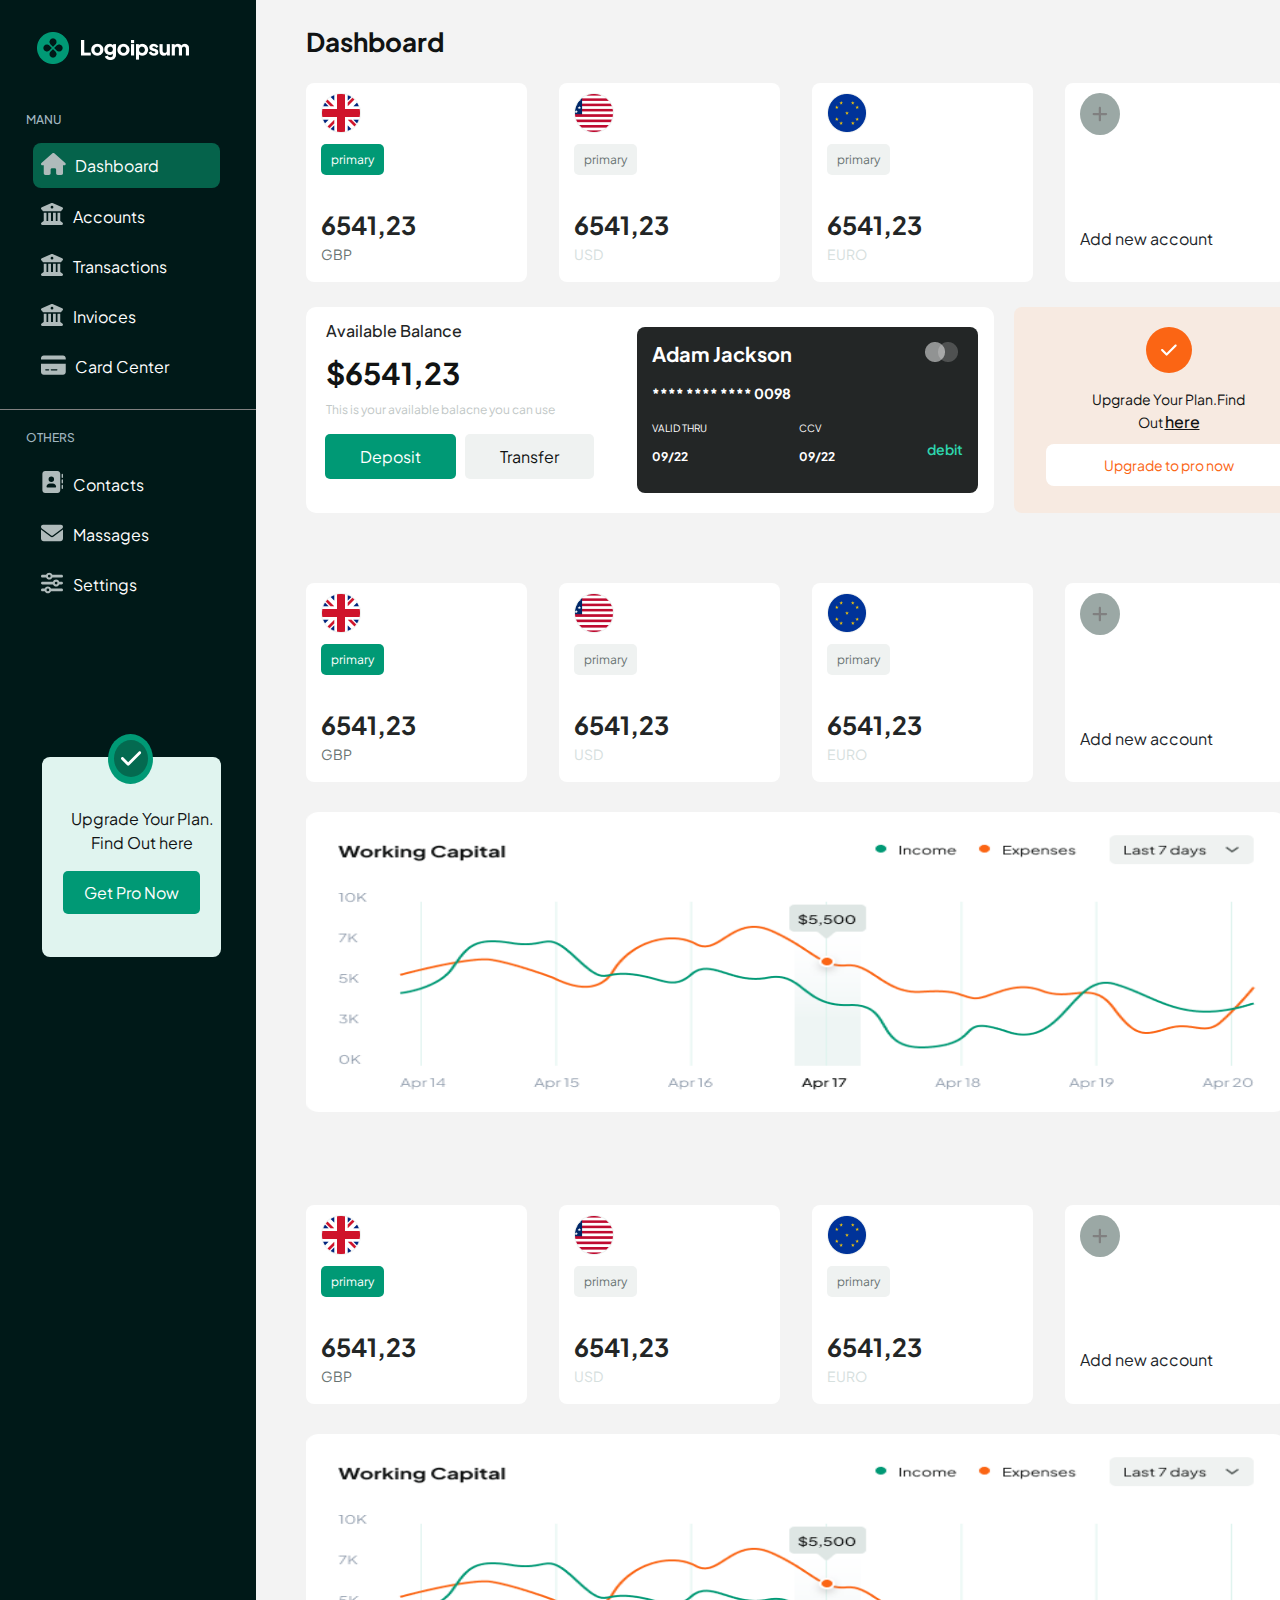
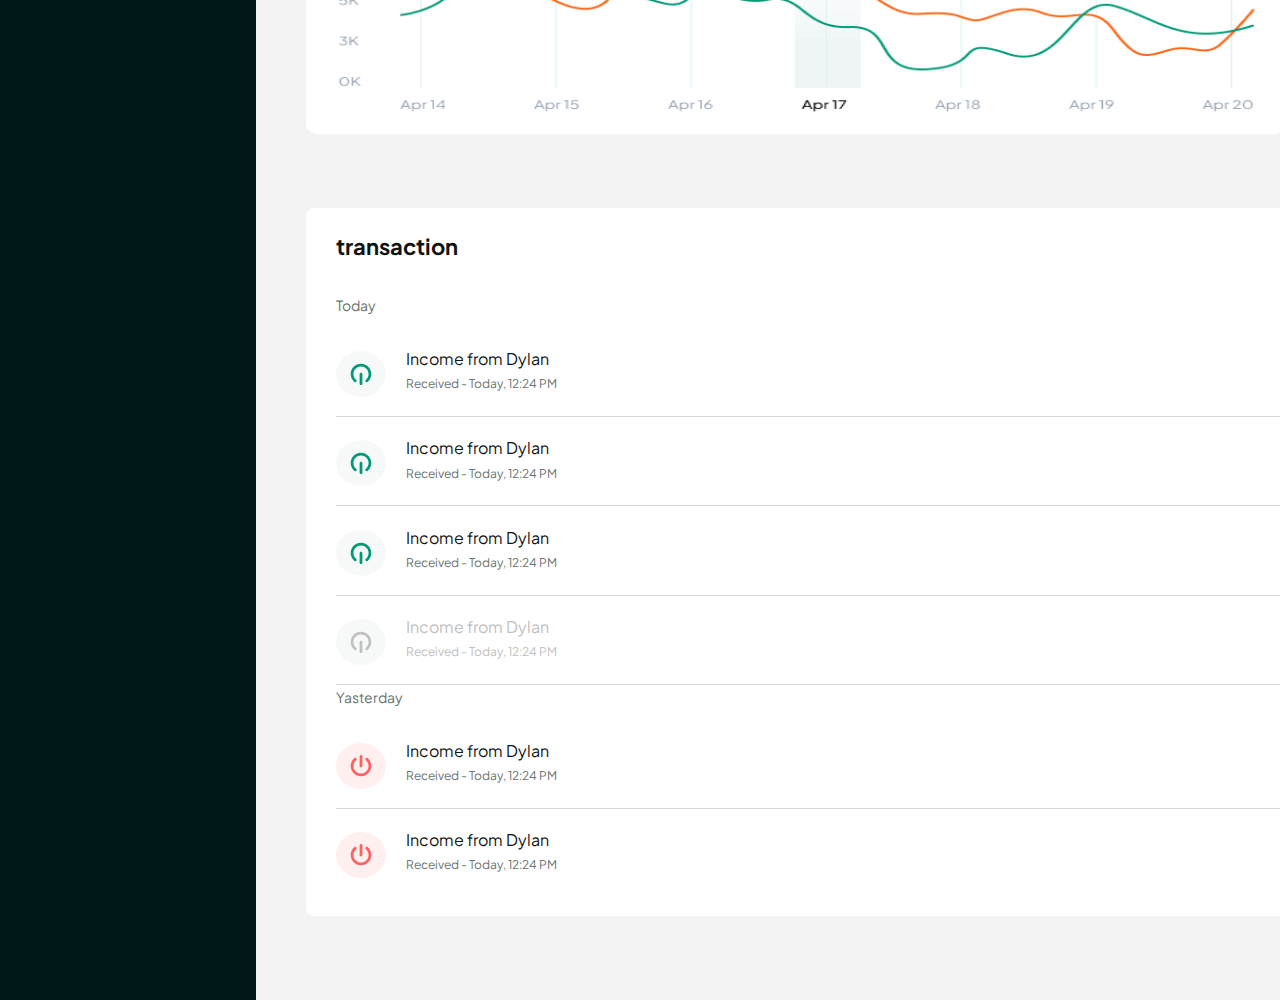
<file: index.html>
<!DOCTYPE html>
<html lang="en">
<head>
    <link rel="icon" src="image" href="assets/imagefolder/heading_logo.jpg">
    <meta charset="UTF-8">
    <meta name="viewport" content="width=device-width, initial-scale=1.0">
    <title>Dashboard</title>
    <link rel="stylesheet" href="assets/css/all.min.css">
    <link href="https://fonts.googleapis.com/css2?family=Plus+Jakarta+Sans:wght@200;300;400;500;600;700;800&display=swap" rel="stylesheet">
    <link rel="stylesheet" href="assets/css/style.css">
</head>
<body>
<!--main page start-->
    <div class="main_container">
        <div class="dashboard_manu">
            <div class="main_logo">
                <img src="assets/imagefolder/main_logo.png" alt="image">
            </div>
            <div class="navbar_aria">
                <h3>Manu</h3>
                <ul>
                    <li style="background-color: #05634B;"><i class="fa-solid fa-house"></i><a href="#">Dashboard</a></li>
                    <li><i class="fa-solid fa-building-columns"></i><a href="#">Accounts</a></li>
                    <li><i class="fa-solid fa-building-columns"></i><a href="transaction.html">Transactions</a></li>
                    <li><i class="fa-solid fa-building-columns"></i><a href="Invoices.html">Invioces</a></li>
                    <li><i class="fa-solid fa-credit-card"></i><a href="Card_center.html">Card Center</a></li>
                </ul>
            </div>
            <div class="line"></div>
            <div class="navbar_aria">
                <h3>Others</h3>
                <ul>
                    <li><i class="fa-solid fa-address-book"></i><a href="contacts.html">Contacts</a></li>
                    <li><i class="fa-solid fa-envelope"></i><a href="massages.html">Massages</a></li>
                    <li><i class="fa-solid fa-sliders"></i><a href="setting.html">Settings</a></li>
                </ul>
            </div>

            <div class="last_dashboard_manu">
                <div class="tik_mark"><i class="fa-solid fa-check"></i></div>
                <p>Upgrade Your Plan.  Find Out here</p>
                <div class="d_button">
                    <a href="#">Get Pro Now</a>
                </div>
            </div>
        </div>

        <!--dashboard ar kaj suru-->
        <div class="dashboard_page">
            <div class="child_wraper_container">
                <!--top aris-->
                <div class="top_aria">
                    <div class="top_text">
                        <h3>Dashboard</h3>
                    </div>
                    <div class="top_profile">
                        <div class="top_profile_bell">
                            <a href="#"><i class="fa-solid fa-bell"></i></a>
                        </div>
                        <div class="top_profile_pic">
                            <img src="assets/imagefolder/profile.png" alt="image">
                        </div>
                    </div>
                 </div>
            
                    <!--child div-->
                    <div class="main_child_div">
                        <div class="child_div1">
                            <img src="assets/imagefolder/usd1.png" alt="img">
                            <div class="child1_button">
                                <a href="#">primary</a>
                            </div>
                            <h3>6541,23</h3>
                            <p>GBP</p>
                        </div>
                        <div class="child_div">
                            <img src="assets/imagefolder/usd2.png" alt="img">
                            <div class="child_button">
                                <a href="#">primary</a>
                            </div>
                            <h3>6541,23</h3>
                            <p>USD</p>
                        </div>
                        <div class="child_div">
                            <img src="assets/imagefolder/usd3.png" alt="img">
                            <div class="child_button">
                                <a href="#">primary</a>
                            </div>
                            <h3>6541,23</h3>
                            <p>EURO</p>
                        </div>
                        <div class="child_div">
                            <i class="fa-solid fa-plus"></i>
                            <h5>Add new account</h5>
                        </div>
                    </div>
                 <!--dabit carde-->
                    <div class="main_card_div">
                        <div class="child_card_div1">
                            <div class="child_card">
                                <div class="blance">
                                    <h5>Available Balance</h5>
                                    <h2>$6541,23</h2>
                                    <p>This is your available balacne you can use</p>
                                    <div class="card_button_div">
                                        <div class="card_button1">
                                            <a href="#">Deposit</a>
                                        </div>
                                        <div class="card_button2">
                                            <a href="#">Transfer</a>
                                        </div>
                                    </div>
                                </div>
                                <div class="card">
                                    <div class="master_card_usarname">
                                        <div class="master_cared_user">
                                            <h5>Adam Jackson</h5>
                                        </div>
                                        <div class="master_card_circle">
                                            <a href="#"><img src="assets/imagefolder/MasterCard.png" alt="image"></a>
                                        </div>
                                    </div>
                                    <h3>**** **** **** 0098</h3>
                                    <div class="master_card_datetime">
                                        <div class="master_card_namedate">
                                            <span>VALID THRU</span>
                                            <p>09/22</p>
                                        </div>
                                        <div class="master_card_namedate">
                                            <span>CCV</span>
                                            <p>09/22</p>
                                        </div>
                                        <div class="master_card_dabit">
                                            <p>debit</p>
                                        </div>
                                    </div>
                                </div>
                            </div>
                        </div>

                        <div class="child_card_div2">
                            <i class="fa-solid fa-check"></i>
                            <p>Upgrade Your Plan.Find Out <a href="#">here</a></p>
                            <div class="ankor">
                                <a href="#">Upgrade to pro now</a>
                            </div>
                        </div>
                        <div class="child_card_div3">
                            <i class="fa-solid fa-plus"></i>
                            <br>
                            <a href="#">Add new account</a>
                        </div>

                    </div>
                <!--warking capital-->
                <div class="warking_main_div">
                    <div class="warking_left">
                        <div class="main_child_div">
                            <div class="child_div1">
                                <img src="assets/imagefolder/usd1.png" alt="img">
                                <div class="child1_button">
                                    <a href="#">primary</a>
                                </div>
                                <h3>6541,23</h3>
                                <p>GBP</p>
                            </div>
                            <div class="child_div">
                                <img src="assets/imagefolder/usd2.png" alt="img">
                                <div class="child_button">
                                    <a href="#">primary</a>
                                </div>
                                <h3>6541,23</h3>
                                <p>USD</p>
                            </div>
                            <div class="child_div">
                                <img src="assets/imagefolder/usd3.png" alt="img">
                                <div class="child_button">
                                    <a href="#">primary</a>
                                </div>
                                <h3>6541,23</h3>
                                <p>EURO</p>
                            </div>
                            <div class="child_div">
                                <i class="fa-solid fa-plus"></i>
                                <h5>Add new account</h5>
                            </div>
                        </div>
                        <div class="chart">
                            <img src="assets/imagefolder/charflow.png" alt="img">
                        </div>
                    </div>
                    <div class="warking_right">
                        <div class="main_working_div">
                            <div class="blance">
                                <h5>Available Balance</h5>
                                <h2>$6541,23</h2>
                                <p>This is your available balacne you can use</p>
                                <div class="card_button_div">
                                    <div class="card_button1">
                                        <a href="#">Deposit</a>
                                    </div>
                                    <div class="card_button2">
                                        <a href="#">Transfer</a>
                                    </div>
                                </div>
                            </div>

                            <div class="blank_card">
                                <img src="assets/imagefolder/blankcard.png" alt="image">
                                <p>Add a debit or credit to make your transaction smoother </p>
                                <div class="blank_card_button">
                                    <a href="#">Add a Card</a>
                                </div>
                                
                            </div>
                        </div>
                    </div>
                </div>

                <!--warking capital 2-->
                <div class="warking_main_div">
                    <div class="warking_left">
                        <div class="main_child_div">
                            <div class="child_div1">
                                <img src="assets/imagefolder/usd1.png" alt="img">
                                <div class="child1_button">
                                    <a href="#">primary</a>
                                </div>
                                <h3>6541,23</h3>
                                <p>GBP</p>
                            </div>
                            <div class="child_div">
                                <img src="assets/imagefolder/usd2.png" alt="img">
                                <div class="child_button">
                                    <a href="#">primary</a>
                                </div>
                                <h3>6541,23</h3>
                                <p>USD</p>
                            </div>
                            <div class="child_div">
                                <img src="assets/imagefolder/usd3.png" alt="img">
                                <div class="child_button">
                                    <a href="#">primary</a>
                                </div>
                                <h3>6541,23</h3>
                                <p>EURO</p>
                            </div>
                            <div class="child_div">
                                <i class="fa-solid fa-plus"></i>
                                <h5>Add new account</h5>
                            </div>
                        </div>
                        <div class="chart">
                            <img src="assets/imagefolder/charflow.png" alt="img">
                        </div>
                    </div>
                    <div class="warking_right">
                        <div class="main_working_div">
                            <div class="blance">
                                <h5>Available Balance</h5>
                                <h2>$6541,23</h2>
                                <p>This is your available balacne you can use</p>
                                <div class="card_button_div">
                                    <div class="card_button1">
                                        <a href="#">Deposit</a>
                                    </div>
                                    <div class="card_button2">
                                        <a href="#">Transfer</a>
                                    </div>
                                </div>
                            </div>

                            <div class="main_card_div2">
                                <div class="card">
                                    <div class="master_card_usarname">
                                        <div class="master_cared_user">
                                            <h5>Adam Jackson</h5>
                                        </div>
                                        <div class="master_card_circle">
                                            <a href="#"><img src="assets/imagefolder/MasterCard.png" alt="image"></a>
                                        </div>
                                    </div>
                                    <h3>**** **** **** 0098</h3>
                                    <div class="master_card_datetime">
                                        <div class="master_card_namedate">
                                            <span>VALID THRU</span>
                                            <p>09/22</p>
                                        </div>
                                        <div class="master_card_namedate">
                                            <span>CCV</span>
                                            <p>09/22</p>
                                        </div>
                                        <div class="master_card_dabit">
                                            <p>debit</p>
                                        </div>
                                    </div>
                                </div>
                            </div>
                            <div class="main_card_div2_text">
                                <a href="#">View all cards</a>
                            </div>
                        </div>
                    </div>
                </div>
                 
                <!--transaction-->
                <div class="main_trasaction_div">
                    <div class="transaction_heding_aria">
                        <div class="home_transaction_hedding">
                            <h3>transaction</h3>
                        </div>
                        <div class="home_transaction_viewall">
                            <a href="#">View All</a>
                        </div>
                    </div>
                    <p>Today</p>

                    <div class="hone_tran_today_itms">
                        <div class="hone_tran_today_itms_left">
                            <div class="hone_tran_today_itms_left_icon">
                                <a href="#"><i class="fa-solid fa-power-off"></i></a>
                            </div>
                            <div class="hone_tran_today_itms_left_text">
                                <h3>Income from Dylan</h3>
                                <p>Received - Today, 12:24 PM</p>
                            </div>
                        </div>
                        <div class="hone_tran_today_itms_right">
                            <p>+$456,90</p>
                        </div>
                    </div>
                    <div class="hone_tran_today_itms">
                        <div class="hone_tran_today_itms_left">
                            <div class="hone_tran_today_itms_left_icon">
                                <a href="#"><i class="fa-solid fa-power-off"></i></a>
                            </div>
                            <div class="hone_tran_today_itms_left_text">
                                <h3>Income from Dylan</h3>
                                <p>Received - Today, 12:24 PM</p>
                            </div>
                        </div>
                        <div class="hone_tran_today_itms_right">
                            <p>+$456,90</p>
                        </div>
                    </div>
                    <div class="hone_tran_today_itms">
                        <div class="hone_tran_today_itms_left">
                            <div class="hone_tran_today_itms_left_icon">
                                <a href="#"><i class="fa-solid fa-power-off"></i></a>
                            </div>
                            <div class="hone_tran_today_itms_left_text">
                                <h3>Income from Dylan</h3>
                                <p>Received - Today, 12:24 PM</p>
                            </div>
                        </div>
                        <div class="hone_tran_today_itms_right">
                            <p>+$456,90</p>
                        </div>
                    </div>
                    <div class="hone_tran_today_itms4">
                        <div class="hone_tran_today_itms_left4">
                            <div class="hone_tran_today_itms_left_icon4">
                                <a href="#"><i class="fa-solid fa-power-off"></i></a>
                            </div>
                            <div class="hone_tran_today_itms_left_text4">
                                <h3>Income from Dylan</h3>
                                <p>Received - Today, 12:24 PM</p>
                            </div>
                        </div>
                        <div class="hone_tran_today_itms_right4">
                            <p>+$456,90</p>
                        </div>
                    </div>
                    <!--yesterday start-->
                    <p>Yasterday</p>
                    <div class="hone_tran_today_itms5">
                        <div class="hone_tran_today_itms_left5">
                            <div class="hone_tran_today_itms_left_icon5">
                                <a href="#"><i class="fa-solid fa-power-off"></i></a>
                            </div>
                            <div class="hone_tran_today_itms_left_text5">
                                <h3>Income from Dylan</h3>
                                <p>Received - Today, 12:24 PM</p>
                            </div>
                        </div>
                        <div class="hone_tran_today_itms_right5">
                            <p>+$456,90</p>
                        </div>
                    </div>
                    <div class="hone_tran_today_itms6">
                        <div class="hone_tran_today_itms_left5">
                            <div class="hone_tran_today_itms_left_icon5">
                                <a href="#"><i class="fa-solid fa-power-off"></i></a>
                            </div>
                            <div class="hone_tran_today_itms_left_text5">
                                <h3>Income from Dylan</h3>
                                <p>Received - Today, 12:24 PM</p>
                            </div>
                        </div>
                        <div class="hone_tran_today_itms_right5">
                            <p>+$456,90</p>
                        </div>
                    </div>


                </div>
                    
                
    
    
            </div>
         </div>
    </div>
    <script src="assets/js/all.min.js"></script>
</body>
</html>
</file>
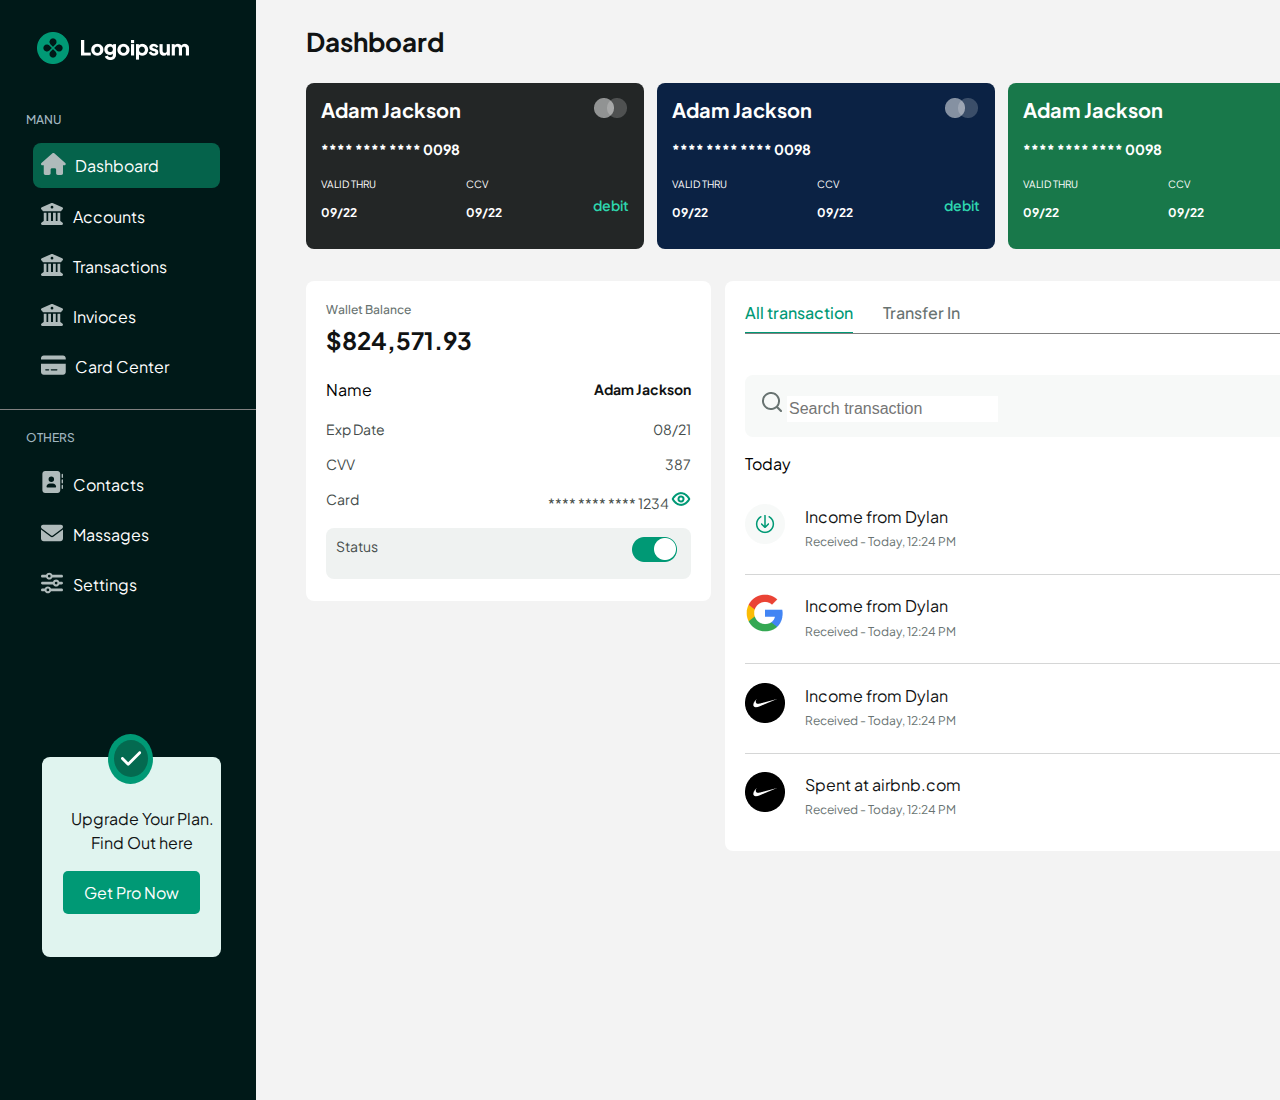
<file: Card_center.html>
<!DOCTYPE html>
<html lang="en">
<head>
    <link rel="icon" src="image" href="assets/imagefolder/heading_logo.jpg">
    <meta charset="UTF-8">
    <meta name="viewport" content="width=device-width, initial-scale=1.0">
    <title>Dashboard</title>
    <link rel="stylesheet" href="assets/css/all.min.css">
    <link href="https://fonts.googleapis.com/css2?family=Plus+Jakarta+Sans:wght@200;300;400;500;600;700;800&display=swap" rel="stylesheet">
    <link rel="stylesheet" href="assets/css/style.css">
</head>
<body>
<!--main page start-->
    <div class="main_container ">
        <div class="dashboard_manu dashboard2">
            <div class="main_logo">
                <img src="assets/imagefolder/main_logo.png" alt="image">
            </div>
            <div class="navbar_aria">
                <h3>Manu</h3>
                <ul>  
                    <li style="background-color: #05634B;"><i class="fa-solid fa-house"></i><a href="#">Dashboard</a></li>
                    <li><i class="fa-solid fa-building-columns"></i><a href="#">Accounts</a></li>
                    <li><i class="fa-solid fa-building-columns"></i><a href="#">Transactions</a></li>
                    <li><i class="fa-solid fa-building-columns"></i><a href="#">Invioces</a></li>
                    <li><i class="fa-solid fa-credit-card"></i><a href="#">Card Center</a></li>
                </ul>
            </div>
            <div class="line"></div>
            <div class="navbar_aria">
                <h3>Others</h3>
                <ul>
                    <li><i class="fa-solid fa-address-book"></i><a href="#">Contacts</a></li>
                    <li><i class="fa-solid fa-envelope"></i><a href="#">Massages</a></li>
                    <li><i class="fa-solid fa-sliders"></i><a href="#">Settings</a></li>
                </ul>
            </div>

            <div class="last_dashboard_manu">
                <div class="tik_mark"><i class="fa-solid fa-check"></i></div>
                <p>Upgrade Your Plan.  Find Out here</p>
                <div class="d_button">
                    <a href="#">Get Pro Now</a>
                </div>
            </div>
        </div>
        <!--dashboard ar kaj suru-->
        <div class="dashboard_page">
            <div class="child_wraper_container">
                <!--top aris-->
                <div class="top_aria">
                    <div class="top_text">
                        <h3>Dashboard</h3>
                    </div>
                    <div class="top_profile">
                        <div class="top_profile_bell">
                            <a href="#"><i class="fa-solid fa-bell"></i></a>
                        </div>
                        <div class="top_profile_pic">
                            <img src="assets/imagefolder/profile.png" alt="image">
                        </div>
                    </div>
                 </div>
                 <!--davit card start-->
                 <!--1-->
                 <div class="main_dabit_card_dv">
                        <div class="child_dabit_card_dv">
                            <div class="card">
                                <div class="master_card_usarname">
                                    <div class="master_cared_user">
                                        <h5>Adam Jackson</h5>
                                    </div>
                                    <div class="master_card_circle">
                                        <a href="#"><img src="assets/imagefolder/MasterCard.png" alt="image"></a>
                                    </div>
                                </div>
                                <h3>**** **** **** 0098</h3>
                                <div class="master_card_datetime">
                                    <div class="master_card_namedate">
                                        <span>VALID THRU</span>
                                        <p>09/22</p>
                                    </div>
                                    <div class="master_card_namedate">
                                        <span>CCV</span>
                                        <p>09/22</p>
                                    </div>
                                    <div class="master_card_dabit">
                                        <p>debit</p>
                                    </div>
                                </div>
                            </div>
                        </div>
                        <!--2-->
                        <div class="child_dabit_card_dv">
                            <div class="card secound">
                                <div class="master_card_usarname">
                                    <div class="master_cared_user">
                                        <h5>Adam Jackson</h5>
                                    </div>
                                    <div class="master_card_circle">
                                        <a href="#"><img src="assets/imagefolder/MasterCard.png" alt="image"></a>
                                    </div>
                                </div>
                                <h3>**** **** **** 0098</h3>
                                <div class="master_card_datetime">
                                    <div class="master_card_namedate">
                                        <span>VALID THRU</span>
                                        <p>09/22</p>
                                    </div>
                                    <div class="master_card_namedate">
                                        <span>CCV</span>
                                        <p>09/22</p>
                                    </div>
                                    <div class="master_card_dabit">
                                        <p>debit</p>
                                    </div>
                                </div>
                            </div>
                        </div>
                        <!--3-->
                        <div class="child_dabit_card_dv">
                            <div class="card third">
                                <div class="master_card_usarname">
                                    <div class="master_cared_user">
                                        <h5>Adam Jackson</h5>
                                    </div>
                                    <div class="master_card_circle">
                                        <a href="#"><img src="assets/imagefolder/MasterCard.png" alt="image"></a>
                                    </div>
                                </div>
                                <h3>**** **** **** 0098</h3>
                                <div class="master_card_datetime">
                                    <div class="master_card_namedate">
                                        <span>VALID THRU</span>
                                        <p>09/22</p>
                                    </div>
                                    <div class="master_card_namedate">
                                        <span>CCV</span>
                                        <p>09/22</p>
                                    </div>
                                    <div class="master_card_dabit">
                                        <p>debit</p>
                                    </div>
                                </div>
                            </div>
                        </div>
                        <!--4-->
                        <div class="child_dabit_card_dv fourtha_dv">
                            <div class="card fourth">
                                <img src="assets/imagefolder/blankcard.png" alt="image">
                                <div class="fourth_blanck_card">
                                    <a href="#"><i class="fa-solid fa-plus"></i> Add a new Card</a>
                                </div>
                            </div>
                        </div>

                 </div>

                 <!--card_walat_blance_detalse_aria-->

                 <div class="card_walat_blance_detalse_aria">
                    <div class="child_card_walat_blance_detalse_aria_left">
                        <p>Wallet Balance</p>
                        <h3>$824,571.93</h3>
                        <div class="card_date_div">
                            <div>Name</div>
                            <div><h4>Adam Jackson</h4></div> 
                        </div>
                        <div class="card_date_div">
                            <div><p>Exp Date</p></div>
                            <div><p>08/21</p></div>
                        </div>
                        <div class="card_date_div">
                            <div><p>CVV</p></div>
                            <div><p>387</p></div>
                        </div>
                        <div class="card_date_div">
                            <div><p>Card</p></div>
                            <div>
                                <p>**** **** **** 1234 <img src="assets/imagefolder/eye.png" alt="image"></p>
                            </div>
                        </div>

                        <div class="statuse_div">
                            <div class="statuse_left">
                                <p>Status</p>
                            </div>
                            <div class="statuse_right">
                                <img src="assets/imagefolder/button.png" alt="image">
                            </div>
                        </div>
                    </div>

                    <div class="child_card_walat_blance_detalse_aria_right">

                         <!--transaction-->
                          <div class="transaction_heding_aria2">
                            <div class="transaction_heding_aria2_left">
                                <div class="transaction_heding_aria2_left_child1">
                                    <a href="#">All transaction</a>
                                </div>
                                <div class="transaction_heding_aria2_left_child2">
                                    <a href="#">Transfer In</a>
                                </div>
                            </div>
                         </div>

                         <!--charch-->
                         <div class="main_charh_div">
                            <div class="child_chirh_div">
                                <img src="assets/imagefolder/t-search.png" alt="image">
                                <input type="text"  placeholder="Search transaction">
                            </div>
                            <div class="child_chirh_div2">
                                <img src="assets/imagefolder/filter_tran.png" alt="image">
                                <span>Filters</span>
                            </div>
                         </div>

                         <!--trans-->
                         <p>Today</p>
                         <div class="hone_tran_today_itms">
                            <div class="hone_tran_today_itms_left">
                                <div class="hone_tran_today_itms_left_icon">
                                    <img src="assets/imagefolder/up1.png" alt="image">
                                </div>
                                <div class="hone_tran_today_itms_left_text">
                                    <h3>Income from Dylan</h3>
                                    <p>Received - Today, 12:24 PM</p>
                                </div>
                            </div>
                            <div class="hone_tran_today_itms_right">
                                <p>+$456,90</p>
                            </div>
                        </div>

                        <div class="hone_tran_today_itms">
                            <div class="hone_tran_today_itms_left">
                                <div class="hone_tran_today_itms_left_icon">
                                    <img src="assets/imagefolder/google.png" alt="image">
                                </div>
                                <div class="hone_tran_today_itms_left_text">
                                    <h3>Income from Dylan</h3>
                                    <p>Received - Today, 12:24 PM</p>
                                </div>
                            </div>
                            <div class="hone_tran_today_itms_right">
                                <p>+$456,90</p>
                            </div>
                        </div>

                        <div class="hone_tran_today_itms">
                            <div class="hone_tran_today_itms_left">
                                <div class="hone_tran_today_itms_left_icon">
                                    <img src="assets/imagefolder/Nikejpeg.png" alt="image">
                                </div>
                                <div class="hone_tran_today_itms_left_text">
                                    <h3>Income from Dylan</h3>
                                    <p>Received - Today, 12:24 PM</p>
                                </div>
                            </div>
                            <div class="hone_tran_today_itms_right">
                                <p>+$456,90</p>
                            </div>
                        </div>

                        <div class="hone_tran_today_itms6">
                            <div class="hone_tran_today_itms_left5">
                                <div class="hone_tran_today_itms_left_icon5">
                                    <img src="assets/imagefolder/Nikejpeg.png" alt="image">
                                </div>
                                <div class="hone_tran_today_itms_left_text5">
                                    <h3>Spent at airbnb.com</h3>
                                    <p>Received - Today, 12:24 PM</p>
                                </div>
                            </div>
                            <div class="hone_tran_today_itms_right5">
                                <p>+$456,90</p>
                            </div>
                        </div>


                    </div>
                <!---->
            </div>
        </div>
    </div>
    <script src="assets/js/all.min.js"></script>
</body>
</html>
</file>
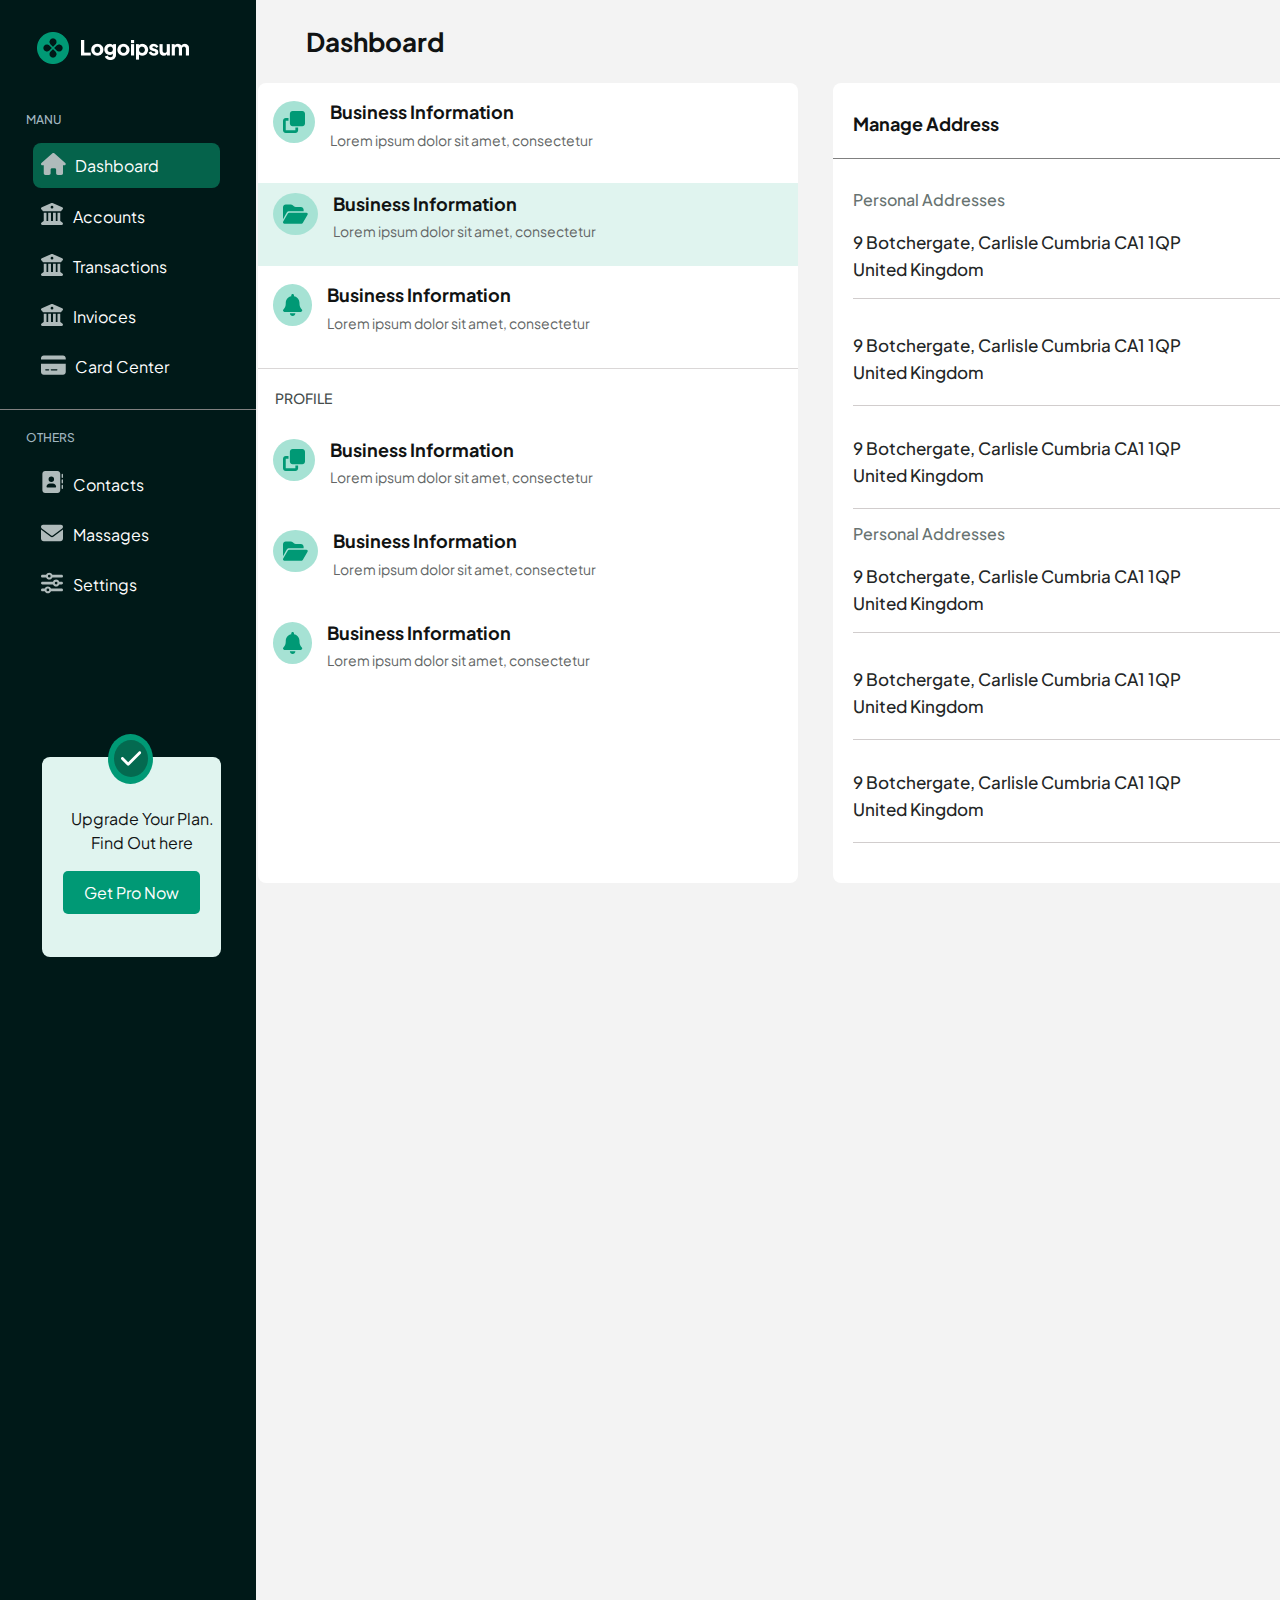
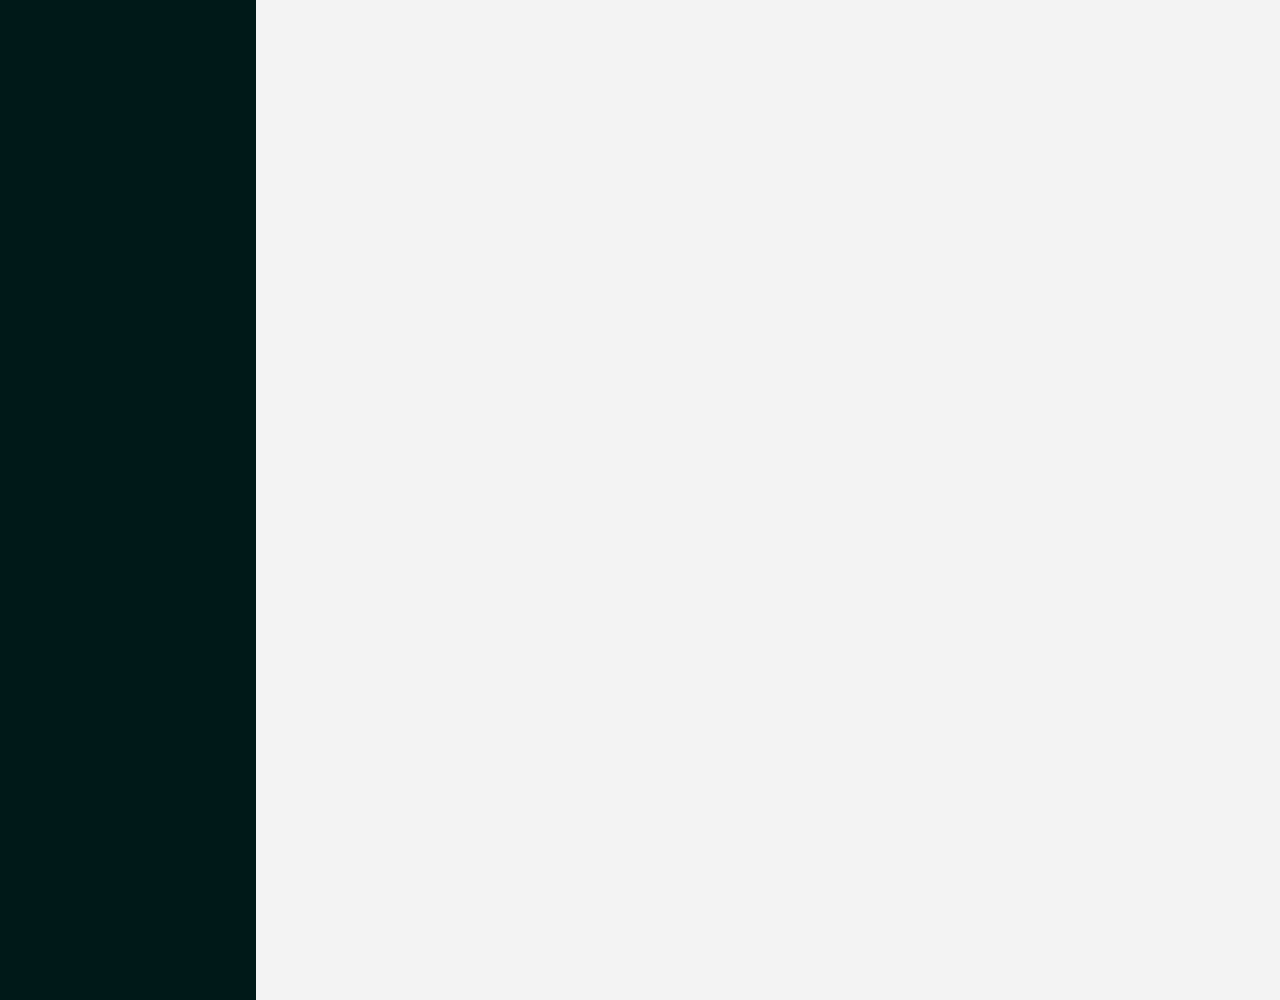
<file: contacts.html>
<!DOCTYPE html>
<html lang="en">
<head>
    <link rel="icon" src="image" href="assets/imagefolder/heading_logo.jpg">
    <meta charset="UTF-8">
    <meta name="viewport" content="width=device-width, initial-scale=1.0">
    <title>Dashboard</title>
    <link rel="stylesheet" href="assets/css/all.min.css">
    <link href="https://fonts.googleapis.com/css2?family=Plus+Jakarta+Sans:wght@200;300;400;500;600;700;800&display=swap" rel="stylesheet">
    <link rel="stylesheet" href="assets/css/style.css">
</head>
<body>
<!--main page start-->
    <div class="main_container">
        <div class="dashboard_manu">
            <div class="main_logo">
                <img src="assets/imagefolder/main_logo.png" alt="image">
            </div>
            <div class="navbar_aria">
                <h3>Manu</h3>
                <ul>
                    <li style="background-color: #05634B;"><i class="fa-solid fa-house"></i><a href="#">Dashboard</a></li>
                    <li><i class="fa-solid fa-building-columns"></i><a href="#">Accounts</a></li>
                    <li><i class="fa-solid fa-building-columns"></i><a href="transaction.html">Transactions</a></li>
                    <li><i class="fa-solid fa-building-columns"></i><a href="Invoices.html">Invioces</a></li>
                    <li><i class="fa-solid fa-credit-card"></i><a href="Card_center.html">Card Center</a></li>
                </ul>
            </div>
            <div class="line"></div>
            <div class="navbar_aria">
                <h3>Others</h3>
                <ul>
                    <li><i class="fa-solid fa-address-book"></i><a href="#">Contacts</a></li>
                    <li><i class="fa-solid fa-envelope"></i><a href="#">Massages</a></li>
                    <li><i class="fa-solid fa-sliders"></i><a href="#">Settings</a></li>
                </ul>
            </div>

            <div class="last_dashboard_manu">
                <div class="tik_mark"><i class="fa-solid fa-check"></i></div>
                <p>Upgrade Your Plan.  Find Out here</p>
                <div class="d_button">
                    <a href="#">Get Pro Now</a>
                </div>
            </div>
        </div>

         <!--dashboard ar kaj suru-->
         <div class="dashboard_page">
            <div class="child_wraper_container">
                <!--top aris-->
                <div class="top_aria">
                    <div class="top_text">
                        <h3>Dashboard</h3>
                    </div>
                    <div class="top_profile">
                        <div class="top_profile_bell">
                            <a href="#"><i class="fa-solid fa-bell"></i></a>
                        </div>
                        <div class="top_profile_pic">
                            <img src="assets/imagefolder/profile.png" alt="image">
                        </div>
                    </div>
                 </div>

                 <!--businuse informatiom main div start-->
                 <div class="Business_information_main_div">
                    <div class="child_business_information_div">
                        <div class="bisiness_div">
                            <div class="Business_div_logo">
                                <a href="#"><i class="fa-solid fa-clone"></i></a>
                            </div>
                            <div class="Business_div_text">
                                <h2>Business Information</h2>
                                <p>Lorem ipsum dolor sit amet, consectetur</p>
                            </div>
                        </div>

                        <div class="bisiness_div" style="background-color: #E0F4EF;">
                            <div class="Business_div_logo">
                                <a href="#"><i class="fa-solid fa-folder-open"></i></a>
                            </div>
                            <div class="Business_div_text">
                                <h2>Business Information</h2>
                                <p>Lorem ipsum dolor sit amet, consectetur</p>
                            </div>
                        </div>

                        <div class="bisiness_div after_div">
                            <div class="Business_div_logo">
                                <a href="#"><i class="fa-solid fa-bell"></i></a>
                            </div>
                            <div class="Business_div_text">
                                <h2>Business Information</h2>
                                <p>Lorem ipsum dolor sit amet, consectetur</p>
                            </div>
                        </div>

                        <div class="bisiness_PP">
                            <p>PROFILE</p>
                        </div>

                        <div class="bisiness_div">
                            <div class="Business_div_logo">
                                <a href="#"><i class="fa-solid fa-clone"></i></a>
                            </div>
                            <div class="Business_div_text">
                                <h2>Business Information</h2>
                                <p>Lorem ipsum dolor sit amet, consectetur</p>
                            </div>
                        </div>

                        <div class="bisiness_div">
                            <div class="Business_div_logo">
                                <a href="#"><i class="fa-solid fa-folder-open"></i></a>
                            </div>
                            <div class="Business_div_text">
                                <h2>Business Information</h2>
                                <p>Lorem ipsum dolor sit amet, consectetur</p>
                            </div>
                        </div>

                        <div class="bisiness_div">
                            <div class="Business_div_logo">
                                <a href="#"><i class="fa-solid fa-bell"></i></a>
                            </div>
                            <div class="Business_div_text">
                                <h2>Business Information</h2>
                                <p>Lorem ipsum dolor sit amet, consectetur</p>
                            </div>
                        </div>

                    </div>
                    <!--2-->
                    <div class="child_business_massages_div">
                        <div class="masseg_div">
                            <div class="massage_left">
                                <h2>Manage Address</h2>
                            </div>
                            <div class="massage_right">
                                <a href="#"><img src="assets/imagefolder/address_plus.png" alt=""><p>Add New Address</p></a>
                            </div>
                        </div>
                        
                        <div class="masseg_div2">
                            <div class="child_massage">
                                <div class="child_massage_left">
                                    <p>Personal Addresses</p>
                                    <h3>9 Botchergate, Carlisle Cumbria CA1 1QP United Kingdom</h3>
                                </div>
                                <div class="child_massage_right">
                                    <a href="#"><i class="fa-solid fa-pen"></i></a>
                                </div>
                            </div>

                            <div class="child_massage massage2">
                                <div class="child_massage_left">
                                    <h3>9 Botchergate, Carlisle Cumbria CA1 1QP United Kingdom</h3>
                                </div>
                                <div class="child_massage_right rifht2">
                                    <a href="#"><i class="fa-solid fa-pen"></i></a>
                                </div>
                            </div>

                            <div class="child_massage massage2">
                                <div class="child_massage_left">
                                    <h3>9 Botchergate, Carlisle Cumbria CA1 1QP United Kingdom</h3>
                                </div>
                                <div class="child_massage_right rifht2">
                                    <a href="#"><i class="fa-solid fa-pen"></i></a>
                                </div>
                            </div>

                            <div class="child_massage">
                                <div class="child_massage_left">
                                    <p>Personal Addresses</p>
                                    <h3>9 Botchergate, Carlisle Cumbria CA1 1QP United Kingdom</h3>
                                </div>
                                <div class="child_massage_right">
                                    <a href="#"><i class="fa-solid fa-pen"></i></a>
                                </div>
                            </div>

                            <div class="child_massage massage2">
                                <div class="child_massage_left">
                                    <h3>9 Botchergate, Carlisle Cumbria CA1 1QP United Kingdom</h3>
                                </div>
                                <div class="child_massage_right rifht2">
                                    <a href="#"><i class="fa-solid fa-pen"></i></a>
                                </div>
                            </div>

                            <div class="child_massage massage2">
                                <div class="child_massage_left">
                                    <h3>9 Botchergate, Carlisle Cumbria CA1 1QP United Kingdom</h3>
                                </div>
                                <div class="child_massage_right rifht2">
                                    <a href="#"><i class="fa-solid fa-pen"></i></a>
                                </div>
                            </div>


                        </div>
                    </div>
                 

                 <!---->
            </div>
        </div>
    </div>
    <script src="assets/js/all.min.js"></script>
</body>
</html>
</file>
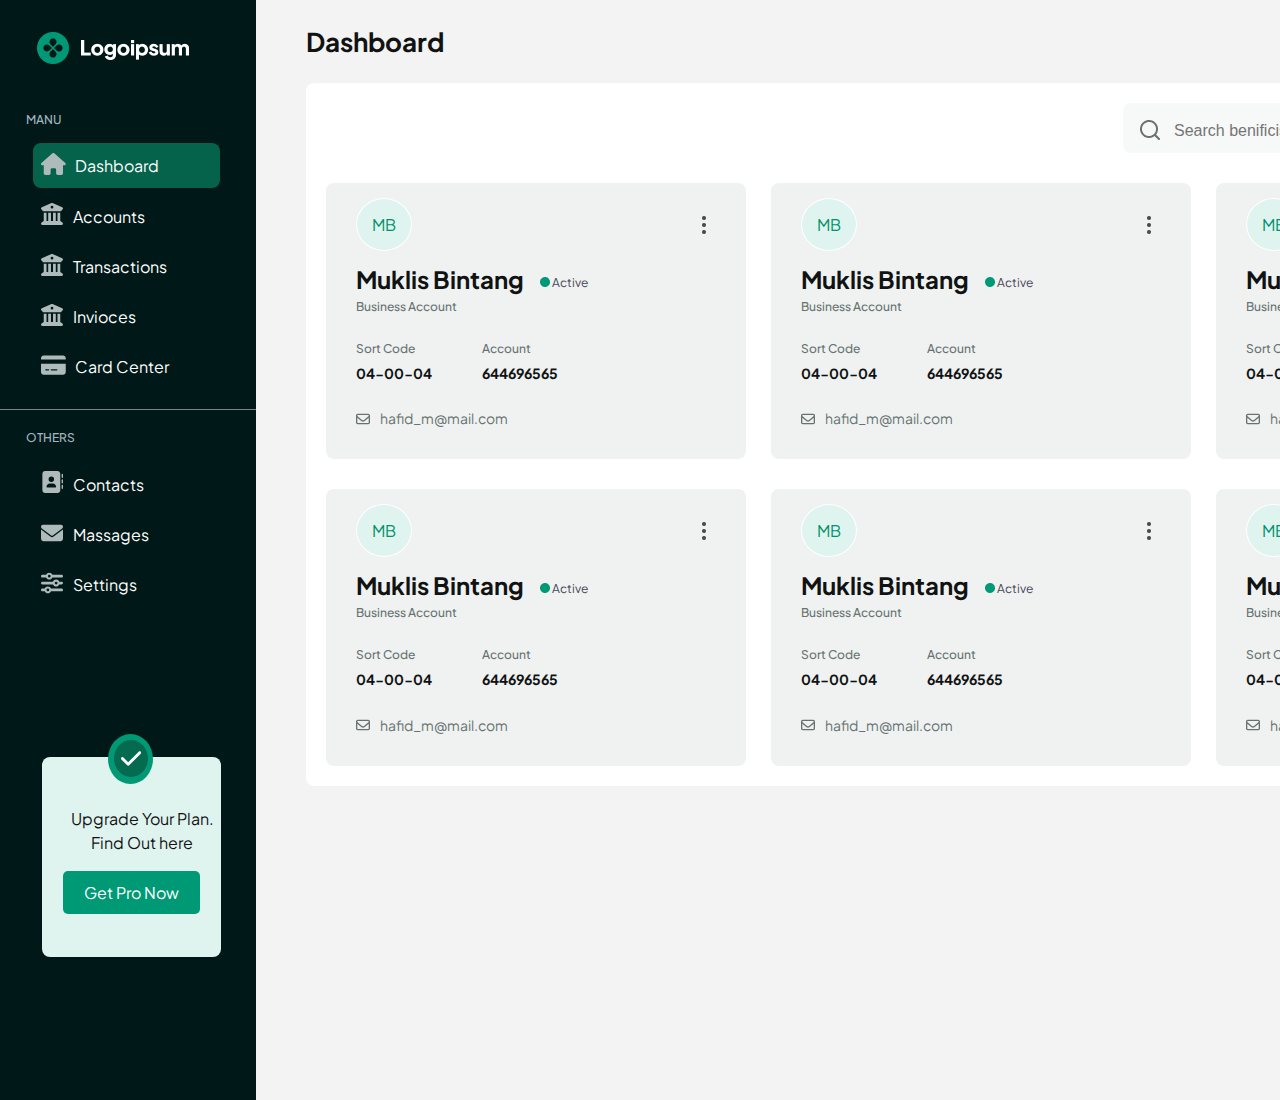
<file: Invoices.html>
<!DOCTYPE html>
<html lang="en">
<head>
    <link rel="icon" src="image" href="assets/imagefolder/heading_logo.jpg">
    <meta charset="UTF-8">
    <meta name="viewport" content="width=device-width, initial-scale=1.0">
    <title>Dashboard</title>
    <link rel="stylesheet" href="assets/css/all.min.css">
    <link href="https://fonts.googleapis.com/css2?family=Plus+Jakarta+Sans:wght@200;300;400;500;600;700;800&display=swap" rel="stylesheet">
    <link rel="stylesheet" href="assets/css/style.css">
</head>
<body>
    <div class="main_container ">
        <div class="dashboard_manu dashboard2">
            <div class="main_logo">
                <img src="assets/imagefolder/main_logo.png" alt="image">
            </div>
            <div class="navbar_aria">
                <h3>Manu</h3>
                <ul>
                    <li style="background-color: #05634B;"><i class="fa-solid fa-house"></i><a href="#">Dashboard</a></li>
                    <li><i class="fa-solid fa-building-columns"></i><a href="#">Accounts</a></li>
                    <li><i class="fa-solid fa-building-columns"></i><a href="#">Transactions</a></li>
                    <li><i class="fa-solid fa-building-columns"></i><a href="#">Invioces</a></li>
                    <li><i class="fa-solid fa-credit-card"></i><a href="#">Card Center</a></li>
                </ul>
            </div>
            <div class="line"></div>
            <div class="navbar_aria">
                <h3>Others</h3>
                <ul>
                    <li><i class="fa-solid fa-address-book"></i><a href="#">Contacts</a></li>
                    <li><i class="fa-solid fa-envelope"></i><a href="#">Massages</a></li>
                    <li><i class="fa-solid fa-sliders"></i><a href="#">Settings</a></li>
                </ul>
            </div>

            <div class="last_dashboard_manu">
                <div class="tik_mark"><i class="fa-solid fa-check"></i></div>
                <p>Upgrade Your Plan.  Find Out here</p>
                <div class="d_button">
                    <a href="#">Get Pro Now</a>
                </div>
            </div>
        </div>

         <!--dashboard ar kaj suru-->
         <div class="dashboard_page">
            <div class="child_wraper_container">
                <!--top aris-->
                <div class="top_aria">
                    <div class="top_text">
                        <h3>Dashboard</h3>
                    </div>
                    <div class="top_profile">
                        <div class="top_profile_bell">
                            <a href="#"><i class="fa-solid fa-bell"></i></a>
                        </div>
                        <div class="top_profile_pic">
                            <img src="assets/imagefolder/profile.png" alt="image">
                        </div>
                    </div>
                 </div>
                 
                <!--benifin aria -->

                <div class="binifin_aria_main_wraper">
                    <div class="benifin_charc_content">
                        <div class="charc">
                            <a href="#"><img src="assets/imagefolder/t-search.png" alt="image"></a>
                            <div class="ipt">
                                <input type="text"  placeholder="Search benificisriesa">
                            </div>
                        </div>
                        <div class="charc_button">
                            <a href="#">Add New Payee</a>
                        </div>
                    </div>
                    <!--MB wraper start-->
                    <div class="MB_wraper_container">
                        <div class="MB_child_wraper_container">
                            <div class="mb_main_dv">
                                <div class="mb">
                                    <a href="#">MB</a>
                                </div>
                                <div class="mb_dod">
                                   <a href="#"><img src="assets/imagefolder/dots-vertical.png" alt="image"></a> 
                                </div>
                            </div>
                            <div class="mulking_div">
                                <div class="mulking_left">
                                    <h3>Muklis Bintang</h3>
                                    <p>Business Account</p>
                                </div>

                                <div class="mulking_right">
                                    <p><img src="assets/imagefolder/active.png" alt="image"> Active</p>
                                </div>
                            </div>
                            <div class="account_div">
                                <div class="account_left">
                                    <p>Sort Code</p>
                                    <h5>04-00-04</h5>
                                </div>
                                <div class="account_right">
                                    <p>Account</p>
                                    <h5>644696565</h5>
                                </div>
                            </div>
                            <div class="email">
                                <div class="email_logo">
                                    <a href="#"><i class="fa-regular fa-envelope"></i></a>
                                </div>
                                <div class="email_text">
                                    <a href="#">hafid_m@mail.com</a>
                                </div>
                            </div>
                        </div>

                        <div class="MB_child_wraper_container">
                            <div class="mb_main_dv">
                                <div class="mb">
                                    <a href="#">MB</a>
                                </div>
                                <div class="mb_dod">
                                   <a href="#"><img src="assets/imagefolder/dots-vertical.png" alt="image"></a> 
                                </div>
                            </div>
                            <div class="mulking_div">
                                <div class="mulking_left">
                                    <h3>Muklis Bintang</h3>
                                    <p>Business Account</p>
                                </div>

                                <div class="mulking_right">
                                    <p><img src="assets/imagefolder/active.png" alt="image"> Active</p>
                                </div>
                            </div>
                            <div class="account_div">
                                <div class="account_left">
                                    <p>Sort Code</p>
                                    <h5>04-00-04</h5>
                                </div>
                                <div class="account_right">
                                    <p>Account</p>
                                    <h5>644696565</h5>
                                </div>
                            </div>
                            <div class="email">
                                <div class="email_logo">
                                    <a href="#"><i class="fa-regular fa-envelope"></i></a>
                                </div>
                                <div class="email_text">
                                    <a href="#">hafid_m@mail.com</a>
                                </div>
                            </div>
                        </div>

                         <div class="MB_child_wraper_container">
                            <div class="mb_main_dv">
                                <div class="mb">
                                    <a href="#">MB</a>
                                </div>
                                <div class="mb_dod">
                                   <a href="#"><img src="assets/imagefolder/dots-vertical.png" alt="image"></a> 
                                </div>
                            </div>
                            <div class="mulking_div">
                                <div class="mulking_left">
                                    <h3>Muklis Bintang</h3>
                                    <p>Business Account</p>
                                </div>

                                <div class="mulking_right">
                                    <p><img src="assets/imagefolder/active.png" alt="image"> Active</p>
                                </div>
                            </div>
                            <div class="account_div">
                                <div class="account_left">
                                    <p>Sort Code</p>
                                    <h5>04-00-04</h5>
                                </div>
                                <div class="account_right">
                                    <p>Account</p>
                                    <h5>644696565</h5>
                                </div>
                            </div>
                            <div class="email">
                                <div class="email_logo">
                                    <a href="#"><i class="fa-regular fa-envelope"></i></a>
                                </div>
                                <div class="email_text">
                                    <a href="#">hafid_m@mail.com</a>
                                </div>
                            </div>
                        </div>

                    </div>
                    <!--2-->
                    <div class="MB_wraper_container">
                        <div class="MB_child_wraper_container">
                            <div class="mb_main_dv">
                                <div class="mb">
                                    <a href="#">MB</a>
                                </div>
                                <div class="mb_dod">
                                   <a href="#"><img src="assets/imagefolder/dots-vertical.png" alt="image"></a> 
                                </div>
                            </div>
                            <div class="mulking_div">
                                <div class="mulking_left">
                                    <h3>Muklis Bintang</h3>
                                    <p>Business Account</p>
                                </div>

                                <div class="mulking_right">
                                    <p><img src="assets/imagefolder/active.png" alt="image"> Active</p>
                                </div>
                            </div>
                            <div class="account_div">
                                <div class="account_left">
                                    <p>Sort Code</p>
                                    <h5>04-00-04</h5>
                                </div>
                                <div class="account_right">
                                    <p>Account</p>
                                    <h5>644696565</h5>
                                </div>
                            </div>
                            <div class="email">
                                <div class="email_logo">
                                    <a href="#"><i class="fa-regular fa-envelope"></i></a>
                                </div>
                                <div class="email_text">
                                    <a href="#">hafid_m@mail.com</a>
                                </div>
                            </div>
                        </div>

                        <div class="MB_child_wraper_container">
                            <div class="mb_main_dv">
                                <div class="mb">
                                    <a href="#">MB</a>
                                </div>
                                <div class="mb_dod">
                                   <a href="#"><img src="assets/imagefolder/dots-vertical.png" alt="image"></a> 
                                </div>
                            </div>
                            <div class="mulking_div">
                                <div class="mulking_left">
                                    <h3>Muklis Bintang</h3>
                                    <p>Business Account</p>
                                </div>

                                <div class="mulking_right">
                                    <p><img src="assets/imagefolder/active.png" alt="image"> Active</p>
                                </div>
                            </div>
                            <div class="account_div">
                                <div class="account_left">
                                    <p>Sort Code</p>
                                    <h5>04-00-04</h5>
                                </div>
                                <div class="account_right">
                                    <p>Account</p>
                                    <h5>644696565</h5>
                                </div>
                            </div>
                            <div class="email">
                                <div class="email_logo">
                                    <a href="#"><i class="fa-regular fa-envelope"></i></a>
                                </div>
                                <div class="email_text">
                                    <a href="#">hafid_m@mail.com</a>
                                </div>
                            </div>
                        </div>

                         <div class="MB_child_wraper_container">
                            <div class="mb_main_dv">
                                <div class="mb">
                                    <a href="#">MB</a>
                                </div>
                                <div class="mb_dod">
                                   <a href="#"><img src="assets/imagefolder/dots-vertical.png" alt="image"></a> 
                                </div>
                            </div>
                            <div class="mulking_div">
                                <div class="mulking_left">
                                    <h3>Muklis Bintang</h3>
                                    <p>Business Account</p>
                                </div>

                                <div class="mulking_right">
                                    <p><img src="assets/imagefolder/active.png" alt="image"> Active</p>
                                </div>
                            </div>
                            <div class="account_div">
                                <div class="account_left">
                                    <p>Sort Code</p>
                                    <h5>04-00-04</h5>
                                </div>
                                <div class="account_right">
                                    <p>Account</p>
                                    <h5>644696565</h5>
                                </div>
                            </div>
                            <div class="email">
                                <div class="email_logo">
                                    <a href="#"><i class="fa-regular fa-envelope"></i></a>
                                </div>
                                <div class="email_text">
                                    <a href="#">hafid_m@mail.com</a>
                                </div>
                            </div>
                        </div>

                    </div>
                </div>

         <!---->
            </div>
        </div>
    </div>
    <script src="assets/js/all.min.js"></script>
</body>
</html>
</file>
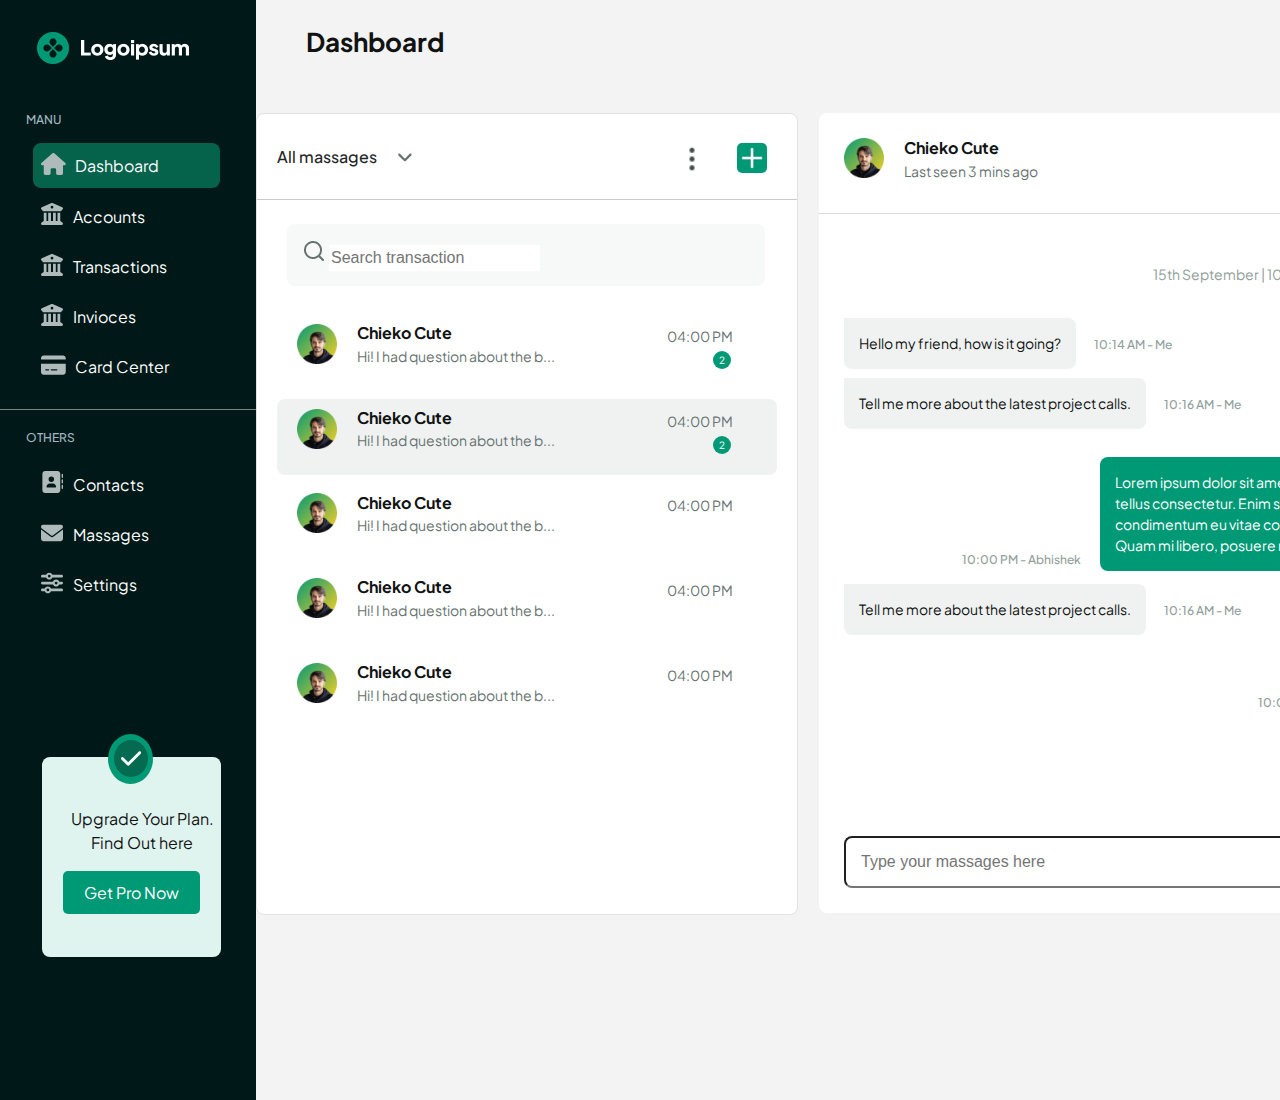
<file: massages.html>
<!DOCTYPE html>
<html lang="en">
<head>
    <link rel="icon" src="image" href="assets/imagefolder/heading_logo.jpg">
    <meta charset="UTF-8">
    <meta name="viewport" content="width=device-width, initial-scale=1.0">
    <title>Dashboard</title>
    <link rel="stylesheet" href="assets/css/all.min.css">
    <link href="https://fonts.googleapis.com/css2?family=Plus+Jakarta+Sans:wght@200;300;400;500;600;700;800&display=swap" rel="stylesheet">
    <link rel="stylesheet" href="assets/css/style.css">
</head>
<body>

    <!--main page start-->
    <div class="main_container ">
        <div class="dashboard_manu dashboard2">
            <div class="main_logo">
                <img src="assets/imagefolder/main_logo.png" alt="image">
            </div>
            <div class="navbar_aria">
                <h3>Manu</h3>
                <ul>
                    <li style="background-color: #05634B;"><i class="fa-solid fa-house"></i><a href="#">Dashboard</a></li>
                    <li><i class="fa-solid fa-building-columns"></i><a href="#">Accounts</a></li>
                    <li><i class="fa-solid fa-building-columns"></i><a href="#">Transactions</a></li>
                    <li><i class="fa-solid fa-building-columns"></i><a href="#">Invioces</a></li>
                    <li><i class="fa-solid fa-credit-card"></i><a href="#">Card Center</a></li>
                </ul>
            </div>
            <div class="line"></div>
            <div class="navbar_aria">
                <h3>Others</h3>
                <ul>
                    <li><i class="fa-solid fa-address-book"></i><a href="#">Contacts</a></li>
                    <li><i class="fa-solid fa-envelope"></i><a href="#">Massages</a></li>
                    <li><i class="fa-solid fa-sliders"></i><a href="#">Settings</a></li>
                </ul>
            </div>

            <div class="last_dashboard_manu">
                <div class="tik_mark"><i class="fa-solid fa-check"></i></div>
                <p>Upgrade Your Plan.  Find Out here</p>
                <div class="d_button">
                    <a href="#">Get Pro Now</a>
                </div>
            </div>
        </div>

        
        <!--dashboard ar kaj suru-->
        <div class="dashboard_page">
            <div class="child_wraper_container">
                <!--top aris-->
                <div class="top_aria">
                    <div class="top_text">
                        <h3>Dashboard</h3>
                    </div>
                    <div class="top_profile">
                        <div class="top_profile_bell">
                            <a href="#"><i class="fa-solid fa-bell"></i></a>
                        </div>
                        <div class="top_profile_pic">
                            <img src="assets/imagefolder/profile.png" alt="image">
                        </div>
                    </div>
                </div>

                 <!--massages inbox start-->
                <div class="main_inbox_div2">
                    <div class="child_inbox_div">
                        <div class="inbox_heder">
                            <div class="child_inbox">
                                <div>
                                    <a href="#"><h4>All massages</h4></a>
                                </div>
                                <div>
                                    <a href="#"><i class="fa-solid fa-angle-down"></i></a>
                                </div>
                            </div>
                            <div class="child_inbox2">
                                <div class="child_inbox_dot">
                                    <a href="#"><img src="assets/imagefolder/dots-vertical.png" alt="image"></a>
                                </div>
                                <div class="child_inbox_plus">
                                    <a href="#"><img src="assets/imagefolder/plus.png" alt=""></a>
                                </div>
                            </div>
                        </div>
                        <!--charc-->
                        <div class="main_charh_div">
                            <div class="child_chirh_div charc2">
                                <img src="assets/imagefolder/t-search.png" alt="image">
                                <input type="text"  placeholder="Search transaction">
                            </div>
                        </div>
                         <!--char list-->
                        <div  class="main_chat_list">
                            <div class="chat_list">
                                <div class="chat_list_left">
                                    <div class="chat_list_picture">
                                        <a href="#"><img src="assets/imagefolder/profile.png" alt="image"></a>
                                    </div>
                                    <div class="chat_list_text">
                                        <h4>Chieko Cute</h4>
                                        <p>Hi! I had question about the b...</p>
                                    </div>

                                </div>
                                <div class="chat_list_right">
                                    <p>04:00 PM</p>
                                    <div class="chant_list_right_mnbr">
                                        <span>2</span>
                                    </div>
                                </div>
                            </div>

                            <div class="chat_list chat_list2">
                                <div class="chat_list_left">
                                    <div class="chat_list_picture">
                                        <a href="#"><img src="assets/imagefolder/profile.png" alt="image"></a>
                                    </div>
                                    <div class="chat_list_text">
                                        <h4>Chieko Cute</h4>
                                        <p>Hi! I had question about the b...</p>
                                    </div>

                                </div>
                                <div class="chat_list_right">
                                    <p>04:00 PM</p>
                                    <div class="chant_list_right_mnbr">
                                        <span>2</span>
                                    </div>
                                </div>
                            </div>

                            <div class="chat_list">
                                <div class="chat_list_left">
                                    <div class="chat_list_picture">
                                        <a href="#"><img src="assets/imagefolder/profile.png" alt="image"></a>
                                    </div>
                                    <div class="chat_list_text">
                                        <h4>Chieko Cute</h4>
                                        <p>Hi! I had question about the b...</p>
                                    </div>

                                </div>
                                <div class="chat_list_right">
                                    <p>04:00 PM</p>
                                </div>
                            </div>

                            <div class="chat_list">
                                <div class="chat_list_left">
                                    <div class="chat_list_picture">
                                        <a href="#"><img src="assets/imagefolder/profile.png" alt="image"></a>
                                    </div>
                                    <div class="chat_list_text">
                                        <h4>Chieko Cute</h4>
                                        <p>Hi! I had question about the b...</p>
                                    </div>

                                </div>
                                <div class="chat_list_right">
                                    <p>04:00 PM</p>
                                </div>
                            </div>

                            <div class="chat_list">
                                <div class="chat_list_left">
                                    <div class="chat_list_picture">
                                        <a href="#"><img src="assets/imagefolder/profile.png" alt="image"></a>
                                    </div>
                                    <div class="chat_list_text">
                                        <h4>Chieko Cute</h4>
                                        <p>Hi! I had question about the b...</p>
                                    </div>

                                </div>
                                <div class="chat_list_right">
                                    <p>04:00 PM</p>
                                </div>
                            </div>

                        </div>
                    </div>

                    <div class="child_inbox_div2">
                        <div class="parsonal_inbox_header">
                            <div class="parsonal_inbox_header_left">
                                <div class="parsonal_inbox_header_left_pic">
                                    <img src="assets/imagefolder/profile.png" alt="image">
                                </div>
                                <div class="parsonal_inbox_header_left_text">
                                    <h4>Chieko Cute</h4>
                                    <p>Last seen 3 mins ago</p>
                                </div>
                            </div>
                            <div class="parsonal_inbox_header_right">
                                <div class="parsonal_inbox_header_right_charc">
                                    <a href="#"><img src="assets/imagefolder/t-search.png" alt="image"></a> 
                                </div>
                                <div class="parsonal_inbox_header_right_star">
                                    <a href="#"><i class="fa-solid fa-star"></i></a>
                                </div>
                                <div class="parsonal_inbox_header_right_dot">
                                    <a href="#"><img src="assets/imagefolder/dots-vertical.png" alt="image"></a>
                                </div>
                            </div>
                        </div>

                        <div class="chat_massage_maid_div">
                            <h4>15th September | 10:14 AM</h4>
                            <div class="me">
                                <p>Hello my friend, how is it going?</p>
                                <span>10:14 AM - Me</span>
                            </div>

                            <div class="me me2">
                                <p>Tell me more about the latest project calls. </p>
                                <span> 10:16 AM - Me</span>
                            </div>

                            <div class="abishik">
                                <p> Lorem ipsum dolor sit amet, consectetur adipiscing elit. Venenatis facilisi ac tellus consectetur. Enim suscipit viverra convallis rutrum felis sit sed id. Auctor condimentum eu vitae consequat bibendum eget quam aliquam facilisi. Quam mi libero, posuere neque ac mattis. </p>
                                <h5>10:00 PM - Abhishek</h5>
                            </div>

                            <div class="me me2">
                                <p>Tell me more about the latest project calls. </p>
                                <span> 10:16 AM - Me</span>
                            </div>
                            <div class="masud22">
                                <p> Hello my friend, how is it going?  </p>
                                <h5>10:00 PM - Abhishek</h5>
                            </div>

                            <div class="input">
                                <input type="text" id="massage" name="massage" placeholder="Type your massages here">
                            </div>
                        </div>
                        

                    </div>
                 </div>


             <!---->
            </div>
        </div>
    </div>
    <script src="assets/js/all.min.js"></script>
</body>
</html>
</file>
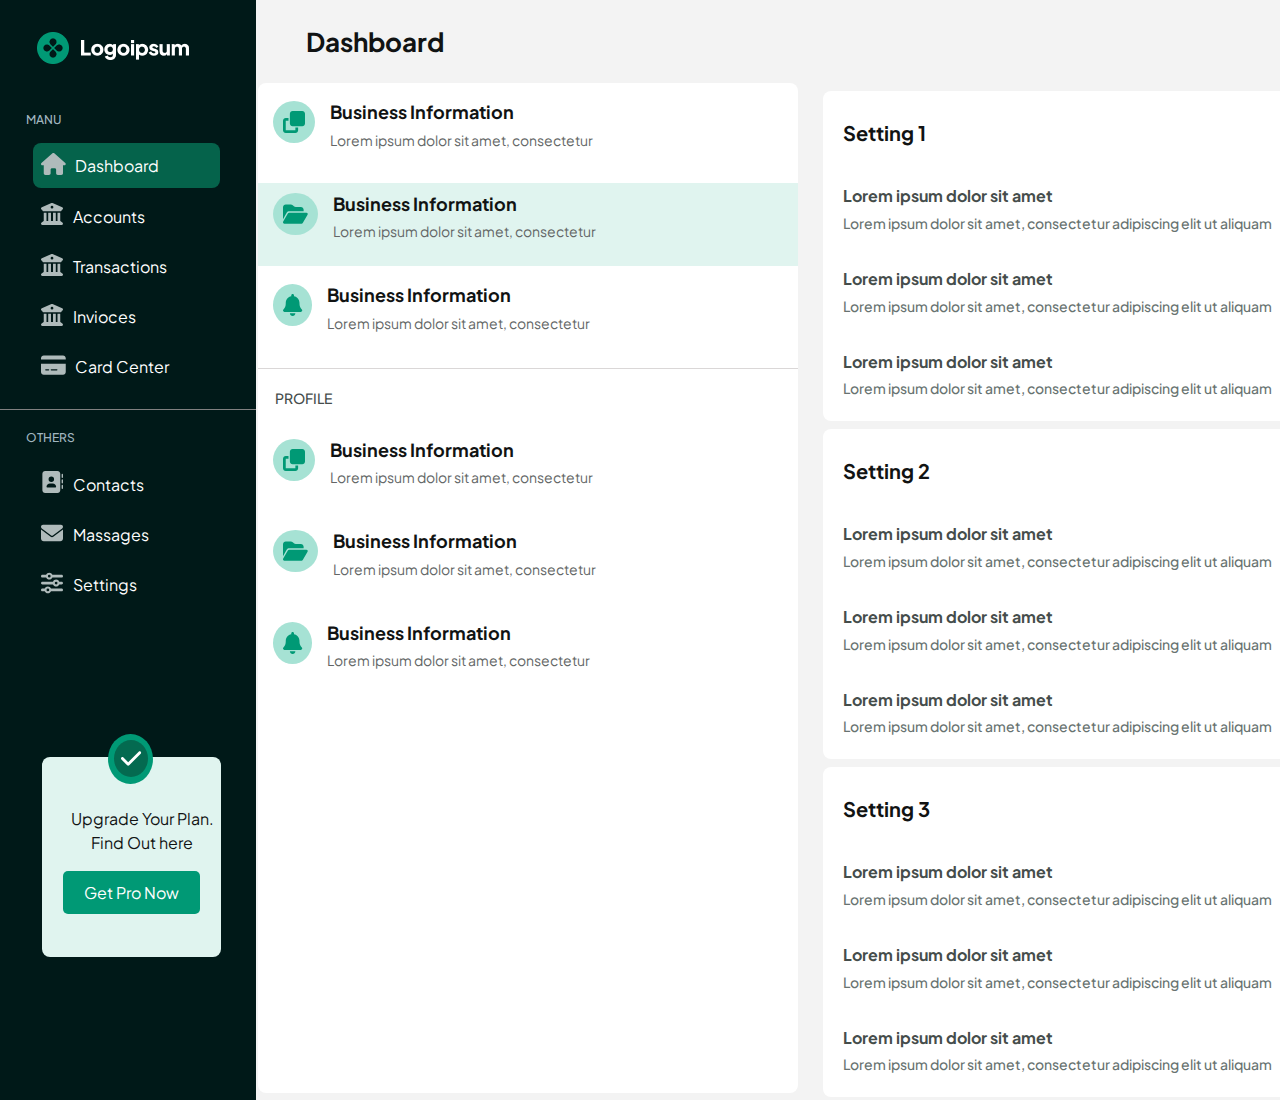
<file: setting.html>
<!DOCTYPE html>
<html lang="en">
<head>
    <link rel="icon" src="image" href="assets/imagefolder/heading_logo.jpg">
    <meta charset="UTF-8">
    <meta name="viewport" content="width=device-width, initial-scale=1.0">
    <title>Dashboard</title>
    <link rel="stylesheet" href="assets/css/all.min.css">
    <link href="https://fonts.googleapis.com/css2?family=Plus+Jakarta+Sans:wght@200;300;400;500;600;700;800&display=swap" rel="stylesheet">
    <link rel="stylesheet" href="assets/css/style.css">
</head>
<body>

    <!--main page start-->
    <div class="main_container ">
        <div class="dashboard_manu dashboard2">
            <div class="main_logo">
                <img src="assets/imagefolder/main_logo.png" alt="image">
            </div>
            <div class="navbar_aria">
                <h3>Manu</h3>
                <ul>
                    <li style="background-color: #05634B;"><i class="fa-solid fa-house"></i><a href="#">Dashboard</a></li>
                    <li><i class="fa-solid fa-building-columns"></i><a href="#">Accounts</a></li>
                    <li><i class="fa-solid fa-building-columns"></i><a href="#">Transactions</a></li>
                    <li><i class="fa-solid fa-building-columns"></i><a href="#">Invioces</a></li>
                    <li><i class="fa-solid fa-credit-card"></i><a href="#">Card Center</a></li>
                </ul>
            </div>
            <div class="line"></div>
            <div class="navbar_aria">
                <h3>Others</h3>
                <ul>
                    <li><i class="fa-solid fa-address-book"></i><a href="#">Contacts</a></li>
                    <li><i class="fa-solid fa-envelope"></i><a href="#">Massages</a></li>
                    <li><i class="fa-solid fa-sliders"></i><a href="#">Settings</a></li>
                </ul>
            </div>

            <div class="last_dashboard_manu">
                <div class="tik_mark"><i class="fa-solid fa-check"></i></div>
                <p>Upgrade Your Plan.  Find Out here</p>
                <div class="d_button">
                    <a href="#">Get Pro Now</a>
                </div>
            </div>
        </div>

        
        <!--dashboard ar kaj suru-->
        <div class="dashboard_page">
            <div class="child_wraper_container">
                 <!--top aris-->
                 <div class="top_aria">
                    <div class="top_text">
                        <h3>Dashboard</h3>
                    </div>
                    <div class="top_profile">
                        <div class="top_profile_bell">
                            <a href="#"><i class="fa-solid fa-bell"></i></a>
                        </div>
                        <div class="top_profile_pic">
                            <img src="assets/imagefolder/profile.png" alt="image">
                        </div>
                    </div>
                </div>

                 <!--businuse informatiom main div start-->
                <div class="Business_information_main_div">
                    <div class="child_business_information_div setting_left_main_div">
                        <div class="bisiness_div">
                            <div class="Business_div_logo">
                                <a href="#"><i class="fa-solid fa-clone"></i></a>
                            </div>
                            <div class="Business_div_text">
                                <h2>Business Information</h2>
                                <p>Lorem ipsum dolor sit amet, consectetur</p>
                            </div>
                        </div>

                        <div class="bisiness_div" style="background-color: #E0F4EF;">
                            <div class="Business_div_logo">
                                <a href="#"><i class="fa-solid fa-folder-open"></i></a>
                            </div>
                            <div class="Business_div_text">
                                <h2>Business Information</h2>
                                <p>Lorem ipsum dolor sit amet, consectetur</p>
                            </div>
                        </div>

                        <div class="bisiness_div after_div">
                            <div class="Business_div_logo">
                                <a href="#"><i class="fa-solid fa-bell"></i></a>
                            </div>
                            <div class="Business_div_text">
                                <h2>Business Information</h2>
                                <p>Lorem ipsum dolor sit amet, consectetur</p>
                            </div>
                        </div>

                        <div class="bisiness_PP">
                            <p>PROFILE</p>
                        </div>

                        <div class="bisiness_div">
                            <div class="Business_div_logo">
                                <a href="#"><i class="fa-solid fa-clone"></i></a>
                            </div>
                            <div class="Business_div_text">
                                <h2>Business Information</h2>
                                <p>Lorem ipsum dolor sit amet, consectetur</p>
                            </div>
                        </div>

                        <div class="bisiness_div">
                            <div class="Business_div_logo">
                                <a href="#"><i class="fa-solid fa-folder-open"></i></a>
                            </div>
                            <div class="Business_div_text">
                                <h2>Business Information</h2>
                                <p>Lorem ipsum dolor sit amet, consectetur</p>
                            </div>
                        </div>

                        <div class="bisiness_div">
                            <div class="Business_div_logo">
                                <a href="#"><i class="fa-solid fa-bell"></i></a>
                            </div>
                            <div class="Business_div_text">
                                <h2>Business Information</h2>
                                <p>Lorem ipsum dolor sit amet, consectetur</p>
                            </div>
                        </div>
       
                    </div>

                    <!--setting start-->
    
                    <div class="main_satting_div">
                        <div class="satting_div">
                            <h3>Setting 1</h3>
                            <div class="satting_text_and_buttom">
                                <div class="satting_text">
                                    <h4>Lorem ipsum dolor sit amet</h4>
                                    <p>Lorem ipsum dolor sit amet, consectetur adipiscing elit ut aliquam</p>
                                </div>
                                <div class="sattong_button">
                                    <a href="#"><img src="assets/imagefolder/button.png" alt="image"></a>
                                </div>
                            </div>

                            <div class="satting_text_and_buttom">
                                <div class="satting_text">
                                    <h4>Lorem ipsum dolor sit amet</h4>
                                    <p>Lorem ipsum dolor sit amet, consectetur adipiscing elit ut aliquam</p>
                                </div>
                                <div class="sattong_button">
                                    <a href="#"><img src="assets/imagefolder/button.png" alt="image"></a>
                                </div>
                            </div>

                            <div class="satting_text_and_buttom">
                                <div class="satting_text">
                                    <h4>Lorem ipsum dolor sit amet</h4>
                                    <p>Lorem ipsum dolor sit amet, consectetur adipiscing elit ut aliquam</p>
                                </div>
                                <div class="sattong_button">
                                    <a href="#"><img src="assets/imagefolder/button.png" alt="image"></a>
                                </div>
                            </div>
                        </div>

                        <div class="satting_div">
                            <h3>Setting 2</h3>
                            <div class="satting_text_and_buttom">
                                <div class="satting_text">
                                    <h4>Lorem ipsum dolor sit amet</h4>
                                    <p>Lorem ipsum dolor sit amet, consectetur adipiscing elit ut aliquam</p>
                                </div>
                                <div class="sattong_button">
                                    <a href="#"><img src="assets/imagefolder/button.png" alt="image"></a>
                                </div>
                            </div>

                            <div class="satting_text_and_buttom">
                                <div class="satting_text">
                                    <h4>Lorem ipsum dolor sit amet</h4>
                                    <p>Lorem ipsum dolor sit amet, consectetur adipiscing elit ut aliquam</p>
                                </div>
                                <div class="sattong_button">
                                    <a href="#"><img src="assets/imagefolder/button.png" alt="image"></a>
                                </div>
                            </div>

                            <div class="satting_text_and_buttom">
                                <div class="satting_text">
                                    <h4>Lorem ipsum dolor sit amet</h4>
                                    <p>Lorem ipsum dolor sit amet, consectetur adipiscing elit ut aliquam</p>
                                </div>
                                <div class="sattong_button">
                                    <a href="#"><img src="assets/imagefolder/button.png" alt="image"></a>
                                </div>
                            </div>
                        </div>

                        <div class="satting_div">
                            <h3>Setting 3</h3>
                            <div class="satting_text_and_buttom">
                                <div class="satting_text">
                                    <h4>Lorem ipsum dolor sit amet</h4>
                                    <p>Lorem ipsum dolor sit amet, consectetur adipiscing elit ut aliquam</p>
                                </div>
                                <div class="sattong_button">
                                    <a href="#"><img src="assets/imagefolder/button.png" alt="image"></a>
                                </div>
                            </div>

                            <div class="satting_text_and_buttom">
                                <div class="satting_text">
                                    <h4>Lorem ipsum dolor sit amet</h4>
                                    <p>Lorem ipsum dolor sit amet, consectetur adipiscing elit ut aliquam</p>
                                </div>
                                <div class="sattong_button">
                                    <a href="#"><img src="assets/imagefolder/button.png" alt="image"></a>
                                </div>
                            </div>

                            <div class="satting_text_and_buttom">
                                <div class="satting_text">
                                    <h4>Lorem ipsum dolor sit amet</h4>
                                    <p>Lorem ipsum dolor sit amet, consectetur adipiscing elit ut aliquam</p>
                                </div>
                                <div class="sattong_button">
                                    <a href="#"><img src="assets/imagefolder/button.png" alt="image"></a>
                                </div>
                            </div>
                        </div>

                    </div>


                </div>


             <!---->
            </div>
        </div>
    </div>
    <script src="assets/js/all.min.js"></script>
</body>
</html>
</file>
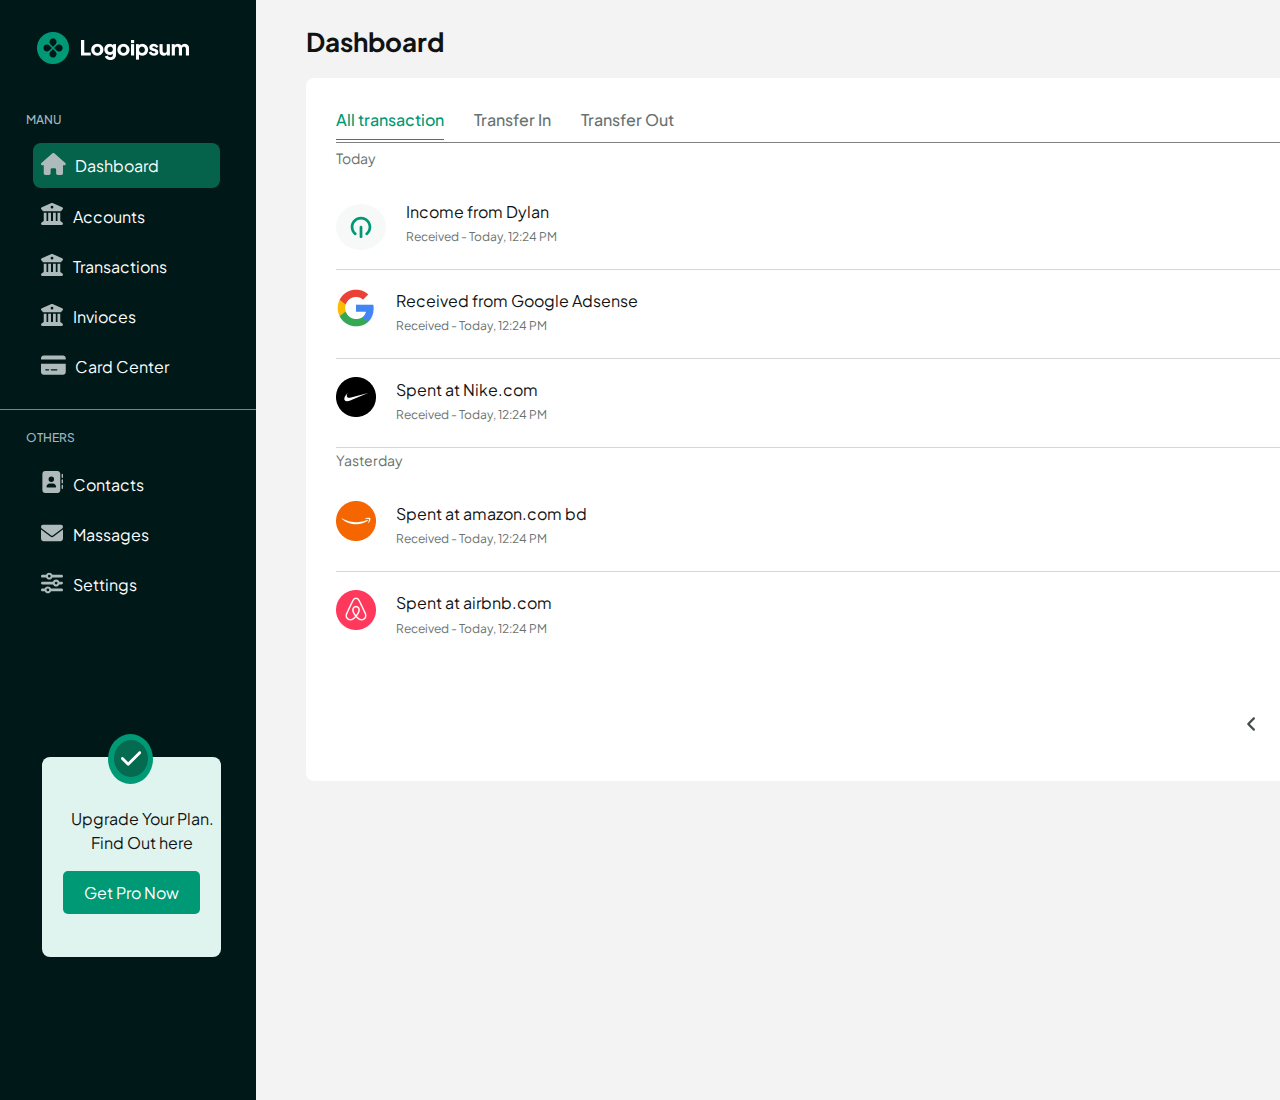
<file: transaction.html>
<!DOCTYPE html>
<html lang="en">
<head>
    <link rel="icon" src="image" href="assets/imagefolder/heading_logo.jpg">
    <meta charset="UTF-8">
    <meta name="viewport" content="width=device-width, initial-scale=1.0">
    <title>Dashboard</title>
    <link rel="stylesheet" href="assets/css/all.min.css">
    <link href="https://fonts.googleapis.com/css2?family=Plus+Jakarta+Sans:wght@200;300;400;500;600;700;800&display=swap" rel="stylesheet">
    <link rel="stylesheet" href="assets/css/style.css">
</head>
<body>
<!--main page start-->
    <div class="main_container ">
        <div class="dashboard_manu dashboard2">
            <div class="main_logo">
                <img src="assets/imagefolder/main_logo.png" alt="image">
            </div>
            <div class="navbar_aria">
                <h3>Manu</h3>
                <ul>
                    <li style="background-color: #05634B;"><i class="fa-solid fa-house"></i><a href="#">Dashboard</a></li>
                    <li><i class="fa-solid fa-building-columns"></i><a href="#">Accounts</a></li>
                    <li><i class="fa-solid fa-building-columns"></i><a href="#">Transactions</a></li>
                    <li><i class="fa-solid fa-building-columns"></i><a href="#">Invioces</a></li>
                    <li><i class="fa-solid fa-credit-card"></i><a href="#">Card Center</a></li>
                </ul>
            </div>
            <div class="line"></div>
            <div class="navbar_aria">
                <h3>Others</h3>
                <ul>
                    <li><i class="fa-solid fa-address-book"></i><a href="#">Contacts</a></li>
                    <li><i class="fa-solid fa-envelope"></i><a href="#">Massages</a></li>
                    <li><i class="fa-solid fa-sliders"></i><a href="#">Settings</a></li>
                </ul>
            </div>

            <div class="last_dashboard_manu">
                <div class="tik_mark"><i class="fa-solid fa-check"></i></div>
                <p>Upgrade Your Plan.  Find Out here</p>
                <div class="d_button">
                    <a href="#">Get Pro Now</a>
                </div>
            </div>
        </div>

        <!--dashboard ar kaj suru-->
        <div class="dashboard_page">
            <div class="child_wraper_container">
                <!--top aris-->
                <div class="top_aria">
                    <div class="top_text">
                        <h3>Dashboard</h3>
                    </div>
                    <div class="top_profile">
                        <div class="top_profile_bell">
                            <a href="#"><i class="fa-solid fa-bell"></i></a>
                        </div>
                        <div class="top_profile_pic">
                            <img src="assets/imagefolder/profile.png" alt="image">
                        </div>
                    </div>
                 </div>

                 <!--transaction-->
                <div class="main_trasaction_div main_div2">
                    <div class="transaction_heding_aria2">
                       <div class="transaction_heding_aria2_left">
                        <div class="transaction_heding_aria2_left_child1">
                            <a href="#">All transaction</a>
                        </div>
                        <div class="transaction_heding_aria2_left_child2">
                            <a href="#">Transfer In</a>
                        </div>
                        <div class="transaction_heding_aria2_left_child2">
                            <a href="#">Transfer Out</a>
                        </div>
                       </div>
                       <div class="transaction_heding_aria2_right">
                       <a href="#"><img src="assets/imagefolder/filter_tran.png" alt="image"></a>
                        <span>Search & Filter</span>
                       </div>
                    </div>
                    <p>Today</p>

                    <div class="hone_tran_today_itms">
                        <div class="hone_tran_today_itms_left">
                            <div class="hone_tran_today_itms_left_icon">
                                <a href="#"><i class="fa-solid fa-power-off"></i></a>
                            </div>
                            <div class="hone_tran_today_itms_left_text">
                                <h3>Income from Dylan</h3>
                                <p>Received - Today, 12:24 PM</p>
                            </div>
                        </div>
                        <div class="hone_tran_today_itms_right">
                            <p>+$456,90</p>
                        </div>
                    </div>
                    <div class="hone_tran_today_itms">
                        <div class="hone_tran_today_itms_left">
                            <div class="hone_tran_today_itms_left_icon">
                                <img src="assets/imagefolder/google.png" alt="image">
                            </div>
                            <div class="hone_tran_today_itms_left_text">
                                <h3>Received from Google Adsense</h3>
                                <p>Received - Today, 12:24 PM</p>
                            </div>
                        </div>
                        <div class="hone_tran_today_itms_right">
                            <p>+$456,90</p>
                        </div>
                    </div>
                    <div class="hone_tran_today_itms">
                        <div class="hone_tran_today_itms_left">
                            <div class="hone_tran_today_itms_left_icon">
                                <img src="assets/imagefolder/Nikejpeg.png" alt="image">
                            </div>
                            <div class="hone_tran_today_itms_left_text">
                                <h3>Spent at Nike.com</h3>
                                <p>Received - Today, 12:24 PM</p>
                            </div>
                        </div>
                        <div class="hone_tran_today_itms_right">
                            <p>+$456,90</p>
                        </div>
                    </div>
                   
                    <!--yesterday start-->
                    <p>Yasterday</p>
                    <div class="hone_tran_today_itms5">
                        <div class="hone_tran_today_itms_left5">
                            <div class="hone_tran_today_itms_left_icon5">
                               <img src="assets/imagefolder/Iconlike.png" alt="image">
                            </div>
                            <div class="hone_tran_today_itms_left_text5">
                                <h3>Spent at amazon.com bd</h3>
                                <p>Received - Today, 12:24 PM</p>
                            </div>
                        </div>
                        <div class="hone_tran_today_itms_right5">
                            <p>+$456,90</p>
                        </div>
                    </div>
                    <div class="hone_tran_today_itms6">
                        <div class="hone_tran_today_itms_left5">
                            <div class="hone_tran_today_itms_left_icon5">
                                <img src="assets/imagefolder/Iconlove.png" alt="image">
                            </div>
                            <div class="hone_tran_today_itms_left_text5">
                                <h3>Spent at airbnb.com</h3>
                                <p>Received - Today, 12:24 PM</p>
                            </div>
                        </div>
                        <div class="hone_tran_today_itms_right5">
                            <p>+$456,90</p>
                        </div>
                    </div>
                    <!--pagination aria start-->

                    <div class="pagination_aria">
                        <ul>
                            <li><a href="#"><i class="fa-solid fa-angle-left"></i></a></li>
                            <li><a href="#">1</a></li>
                            <div class="masud">
                                <a href="#">2</a>
                            </div>
                            <li><a href="#">3</a></li>
                            <li><a href="#">4</a></li> 
                            <li><a href="#">...</a></li>
                            <li><a href="#">20</a></li>
                            <li><a href="#"><i class="fa-solid fa-angle-right"></i></a></li>
                           
                        </ul>
                    </div>


                </div>


            <!---->
            </div>
        </div>
    </div>
    <script src="assets/js/all.min.js"></script>
</body>
</html>
</file>
<file: assets/css/style.css>
body{
    font-family: 'Plus Jakarta Sans', sans-serif;
    margin: 0;
}
.child_wraper_container{
    width: 1350px;
    margin-left: 50px;
}
/* main page start */
.main_container{
    display: flex;
}
.dashboard_manu{
    flex: 0 0 16%;
    width: 100%;
    height: 2600px;
    background-color: #001918;
}
.dashboard_page{
    flex: 0 0 84%;
    background-color: #F3F3F3;
}



/* navbar aria*/
.main_logo{
    margin-left: 5%;
}
.navbar_aria{
    margin-left: 10%;
}
.navbar_aria h3{
    color:  #A0B6C0;
    font-size: 12px;
    font-weight: 500;
    text-transform: uppercase;
}

.navbar_aria ul li svg{
    color: #AFBBBB;
    font-size: 22px;
    line-height: 22px;
    font-weight: 900;
}
.navbar_aria ul li {
	width: 90%;
	list-style-type: none;
	padding: 10px 8px;
	background-color: transparent;
	border-radius: 8px;
	margin: 5px 0px;
	margin-left: -33px;
}
.navbar_aria ul li a{
    color: #ffffff;
    font-size: 16px;
    line-height: 24px;
    font-weight: 400;
    text-decoration: none;
    margin-left: 10px;
}
.navbar_aria ul li:hover{
    background-color: #05634B;
}


.line {
	width: 100%;
	height: 1px;
	background-color: gray;
	margin-top: 20px;
    margin-bottom: 20px;
}

.last_dashboard_manu {
	background-color: #E0F4EF;
	width: 70%;
	height: 200px;
	text-align: center;
	margin-left: 42px;
	margin-top: 150px;
	border-radius: 8px;
    position: relative;
}
.tik_mark {
    position: absolute;
	background-color: #009975;
	width: 25%;
	height: 25%;
	border-radius: 50%;
	margin-left: 37%;
	margin-top: -13%;
    
}
.tik_mark svg {
	color: #fff;
	font-size: 23px;
	font-weight: 800;
	margin-top: 6px;
	padding: 7px;
	background: #046A50;
	border-radius: 50%;
}
.last_dashboard_manu p {
	color: #111313;
	font-size: 16px;
	line-height: 24px;
	font-weight: 400;
	padding-top: 50px;
	width: 150px;
	margin-left: 25px;
}
.d_button{
    margin-top: -170px;
}
.d_button a {
	color: #fff;
	font-size: 16px;
	line-height: 24;
	font-weight: 400;
	text-decoration: none;
	padding: 11px 21px;
	background-color: #009975;
	border-radius: 5px;
}



/*Dashboard page start*/

.top_aria{
    display: flex;
    justify-content: space-between;
}
.top_text h3{
    color: #111313;
    font-size: 26px;
    line-height: 31.2px;
    font-weight: 700;
}
.top_profile{
    display: flex;
}
.top_profile_bell svg{
    color: #000;
    font-size: 16px;
    line-height: 24px;
    font-weight: 400;
    padding: 10px;
    border-radius: 50%;
    background-color: #fff;
    margin-top: 8px;
    margin-left: -60px;
}
.top_profile_pic img{
    width: 40px;
    margin-top: 8px;
}
/*child div*/
.main_child_div{
    display: flex;
    width: 980px;
    justify-content: space-between;
}
.child_div1{
    flex: 0 0 21%;
    background-color: #fff;
    padding-top: 10px;
    padding-left: 15px;
    padding-bottom: 5px;
    border-radius: 8px;
}
.child1_button{
    margin-top: 10px;
}
.child1_button a{
    color: #fff;
    font-size: 12px;
    line-height: 18px;
    font-weight: 400;
    padding: 8px 10px;
    background-color: #009975;
    text-decoration: none;
    border-radius: 5px;
}
.child_div1 h3 {
	color: #232626;
	font-size: 25px;
	line-height: 30px;
	font-weight: 700;
	margin-top: 41px;
}
.child_div1 p {
	color: #687371;
	font-size: 14px;
	font-weight: 400;
	margin-top: -20px;
}
.child_div1:hover{
    border: 1px solid #009975;

}

/*2.3.4 child*/
.child_div{
    flex: 0 0 21%;
    background-color: #fff;
    padding-top: 10px;
    padding-left: 15px;
    padding-bottom: 5px;
    border-radius: 8px;
}
.child_button{
    margin-top: 10px;
}
.child_button a{
    color: #687371;
    font-size: 12px;
    line-height: 18px;
    font-weight: 400;
    padding: 8px 10px;
    background-color: #EFF2F1;
    text-decoration: none;
    border-radius: 5px;
}
.child_div h3 {
	color: #232626;
	font-size: 25px;
	line-height: 30px;
	font-weight: 700;
	margin-top: 41px;
}
.child_div p {
	color: #D6E0DE;
	font-size: 14px;
	font-weight: 400;
	margin-top: -20px;
}

.child_div svg{
    color: gray;
    font-size: 18px;
    line-height: 18px;
    font-weight: 800;
    padding: 12px;
    border-radius: 50%;
    background-color: #9BA8A5;
}
.child_div h5 {
	color: #212529;
	font-size: 16px;
	font-weight: 400;
	margin-top: 91px;
}
.child_div:hover{
    border: 1px solid #009975;

}


/* dabit card ar kaj */
.main_card_div{
    display: flex;
    justify-content: space-between;
    margin-top: 25px;
}
.child_card_div1{
    flex: 0 0 48%;
    background-color: #FFFFFF;
    border-radius: 10px;
    padding: 20px 20px;
}
.child_card{
    display: flex;
}
.blance{
    flex: 0 0 48%;
    margin-top: -35px;
}

.blance h5{
    color:#232626;
    font-size: 16px;
    line-height: 24px;
    font-weight: 500;
    
}
.blance h2{
    color:#111313;
    font-size: 30px;
    line-height: 36px;
    font-weight: 700;
    margin-top: -15px;
}
.blance p{
    color: #c1c7c6;
    font-size: 12px;
    line-height: 18px;
    font-weight: 400;
    margin-top: -15px;
}
.card_button_div{
    display: flex;
}
.card_button1{
    margin: 15px 10px;
    margin-left: -1px;
}
.card_button1 a{
    text-decoration: none;
    padding: 12px 35px;
    background-color: #009975;
    border-radius: 5px;
    color: #fff;
    font-size: 16px;
    font-weight: 400;
}
.card_button2{
    margin: 15px 10px;
    margin-left: -1px;
}
.card_button2 a{
    text-decoration: none;
    padding: 12px 35px;
    background-color: #EFF2F1;
    border-radius: 5px;
    color: #111313;
    font-size: 16px;
    font-weight: 400;
    transition: .3s;
}
.card_button2 a:hover{
    background-color: #009975;
    transition: .3s;
}
/***card ***/
.card{
    flex: 0 0 48%;
    padding: 15px;
    background-color: #232626;
    height: 15x;
    border-radius: 8px;
}
.master_card_usarname{
    display: flex;
}
.master_cared_user h5{
    color: #fff;
    font-size: 20px;
    line-height: 24px;
    font-weight: 700;
    margin-top: -0px;
}
.master_card_circle{
   margin-left: 133px;
}
.card h3 {
	color: #fff;
	font-size: 14px;
	line-height: 16.8px;
	font-weight: 700;
	margin-top: -15px;
}
.master_card_datetime{
    display: flex;
    justify-content: space-between;
}
.master_card_namedate span{
    color: #fff;
    font-size: 10px;
    line-height: 15px;
    font-weight: 400;
}
.master_card_namedate p{
    color: #fff;
    font-size: 12px;
    line-height: 18px;
    font-weight: 700;
}
.master_card_dabit p {
	color: #2ED6AE;
	font-size: 14px;
	line-height: 21px;
	font-weight: 600;
	margin-top: 24px;
}
/***card end***/
.child_card_div2{
    flex: 0 0 20%;
    text-align: center;
    background-color: #F7EAE1;
    padding: 20px 20px;
    border-radius: 8px;
}
.child_card_div2 svg{
    color: #fff;
    font-size: 18px;
    line-height: 18px;
    font-weight: 800;
    padding: 14px 15px;
    border-radius: 50%;
    background-color: #FB6514;
}
.child_card_div2 p {
	color: #111313;
	font-size: 14px;
	line-height: 21px;
	font-weight: 400;
	width: 155px;
	margin-left: 57px;
}
.child_card_div2 a{
    color: #111313;
    font-size: 16px;
	line-height: 24px;
	font-weight: 500;
}
.ankor{
    margin-top: 20px;
}
.ankor a {
	text-decoration: none;
	color: #FB6514;
	font-size: 14px;
	line-height: 21px;
	font-weight: 400;
	padding: 12px 58px;
	background-color: #fff;
	border-radius: 8px;
}

.child_card_div3{
    flex: 0 0 20%;
    text-align: center;
    background-color: #EFF2F1;
    padding: 20px 20px;
    border-radius: 8px;
    border: 1px solid rgb(224, 219, 219);
}
.child_card_div3 svg{
    color: #9BA8A5;
    font-size: 18px;
    line-height: 18px;
    font-weight: 800;
    padding: 13px 14px;
    border-radius: 50%;
    background-color: #d6dad9;
    margin-top: 30px;
}
.child_card_div3 a {
	text-decoration: none;
	color: #687371;
	line-height: 88px;
	font-size: 16px;
	font-weight: 400;
}


/*warking capital start */
.warking_main_div{
    display: flex;
    justify-content: space-between;
    margin-top: 70px;
}
.warking_left{
    flex: 0 0 72.5%;
}

.chart{
    margin-top: 30px;
}
.chart img{
    width: 980px;
    height: 300px;
}

.warking_right{
    flex: 0 0 22%;
    background-color: #fff;
    border-radius: 8px;
    padding: 20px;
}
.main_working_div{
    text-align: center;
    position: relative;
}
.main_working_div::after{
    content: "";
    position: absolute;
    width: 100%;
    background-color: #afafaf;
    height: 2px;
    top: 200px;
    left: 0;
}

.blank_card {
	width: 100%;
	
	background-color: #EFF2F1;
	border: 1px solid #ccc9c9;
	margin-top: 80px;
    border-radius: 8px;
    padding: 30px 0px;
}
.blank_card p{
    color: #454D4B;
    font-size: 16px;
    line-height: 24px;
    font-weight: 400;
    width: 300px;
    position: relative;
}
.blank_card p::after {
	position: absolute;
	content: "";
	width: 100%;
	height: 1.5px;
	background-color: #ccc9c9;
	bottom: -24px;
	left: 0;
}
.blank_card_button{
    margin-top: 45px;
}
.blank_card_button a{
    text-decoration: none;
    color: #232626    ;
    font-size: 16px;
    line-height: 24px;
    font-weight: 500;
    padding: 25px 0px;
}

/** card 2*/
.main_card_div2{
    margin-top: 80px;
}
.main_card_div2_text{
    margin-top: 30px;
}
.main_card_div2_text a{
    text-decoration: none;
    color: #009975;
    font-size: 16px;
    line-height: 24px;
    font-weight: 500;
}


/*transaction*/
.main_trasaction_div{
    margin-top: 70px;
    width: 95.5%;
    background-color: #fff;
    padding: 30px;
    border-radius: 8px;
}
.transaction_heding_aria{
    display: flex;
    justify-content: space-between;
}
.home_transaction_hedding h3{
    color:  #111313;
    font-size: 22px;
    line-height: 26.4px;
    font-weight: 700;
    margin-top: -5px;
}
.home_transaction_viewall a{
    color: #687371;
    font-size: 16px;
    line-height: 24px;
    font-weight: 500;
    text-decoration: none;
}
.main_trasaction_div{
    color:  #687371    ;
    font-size: 14px;
    line-height: 21px;
    font-weight: 400;
}

/*today start*/
.hone_tran_today_itms{
    display: flex;
    justify-content: space-between;
}
.hone_tran_today_itms{
    margin-top: 30px;
}
.hone_tran_today_itms_left{
    display: flex;
}
.hone_tran_today_itms_left_icon svg{
    color:  #009975;
    font-size: 22px;
    line-height: 22px;
    font-weight: 800 ;
    padding: 12px 14px;
    border-radius: 50%;
    background-color: #F7F9F8;
    transform: rotate(180deg);
    margin-top: 5px;
}
.hone_tran_today_itms_left_text h3 {
	color: #111313;
	font-size: 16px;
	line-height: 19.2px;
	font-weight: 400;
	margin-left: 20px;
	margin-top: 3px;
}
.hone_tran_today_itms_left_text p {
	color: #687371;
	font-size: 12px;
	line-height: 18px;
	font-weight: 400;
	margin-left: 20px;
	margin-top: -9px;
}

.hone_tran_today_itms_right p{
    color: #687371;
	font-size: 14px;
	line-height: 21px;
	font-weight: 400;
}
.hone_tran_today_itms{
    position: relative;
}
.hone_tran_today_itms::after{
    position: absolute;
    content: "";
    width: 100%;
    height: 1px;
    background-color: #d5d6d6;
    top: 70px;
}
/* 4 today */
.hone_tran_today_itms4{
    margin-top: 30px;
    display: flex;
    justify-content: space-between;
}
.hone_tran_today_itms_left4{
    display: flex;
}
.hone_tran_today_itms_left_icon4 svg{
    color:  #C0C0C0;
    font-size: 22px;
    line-height: 22px;
    font-weight: 800 ;
    padding: 12px 14px;
    border-radius: 50%;
    background-color: #F7F9F8;
    transform: rotate(180deg);
    margin-top: 5px;
}
.hone_tran_today_itms_left_text4 h3 {
	color: #C0C0C0;
	font-size: 16px;
	line-height: 19.2px;
	font-weight: 400;
	margin-left: 20px;
	margin-top: 3px;
}
.hone_tran_today_itms_left_text4 p {
	color: #C0C0C0;
	font-size: 12px;
	line-height: 18px;
	font-weight: 400;
	margin-left: 20px;
	margin-top: -9px;
}

.hone_tran_today_itms_right4 p{
    color: #C0C0C0;
	font-size: 14px;
	line-height: 21px;
	font-weight: 400;
}
.hone_tran_today_itms4{
    position: relative;
}
.hone_tran_today_itms4::after{
    position: absolute;
    content: "";
    width: 100%;
    height: 1px;
    background-color: #d5d6d6;
    top: 70px;
}


/*yasterday start */

.hone_tran_today_itms5{
    display: flex;
    justify-content: space-between;
}
.hone_tran_today_itms5{
    margin-top: 30px;
}
.hone_tran_today_itms_left5{
    display: flex;
}
.hone_tran_today_itms_left_icon5 svg{
    color:  #FF6161;
    font-size: 22px;
    line-height: 22px;
    font-weight: 800 ;
    padding: 12px 14px;
    border-radius: 50%;
    background-color: #FFEFEF;
    margin-top: 5px;
}
.hone_tran_today_itms_left_text5 h3 {
	color: #111313;
	font-size: 16px;
	line-height: 19.2px;
	font-weight: 400;
	margin-left: 20px;
	margin-top: 3px;
}
.hone_tran_today_itms_left_text5 p {
	color: #687371;
	font-size: 12px;
	line-height: 18px;
	font-weight: 400;
	margin-left: 20px;
	margin-top: -9px;
}

.hone_tran_today_itms_right5 p{
    color: #687371;
	font-size: 14px;
	line-height: 21px;
	font-weight: 400;
}
.hone_tran_today_itms5{
    position: relative;
}
.hone_tran_today_itms5::after{
    position: absolute;
    content: "";
    width: 100%;
    height: 1px;
    background-color: #d5d6d6;
    top: 70px;
}

/*2*/
.hone_tran_today_itms6{
    display: flex;
    justify-content: space-between;
}
.hone_tran_today_itms6{
    margin-top: 30px;
}
.hone_tran_today_itms_left6{
    display: flex;
}
.hone_tran_today_itms_left_icon6 svg{
    color:  #FF6161;
    font-size: 22px;
    line-height: 22px;
    font-weight: 800 ;
    padding: 12px 14px;
    border-radius: 50%;
    background-color: #FFEFEF;
    margin-top: 5px;
}
.hone_tran_today_itms_left_text6 h3 {
	color: #111313;
	font-size: 16px;
	line-height: 19.2px;
	font-weight: 400;
	margin-left: 20px;
	margin-top: 3px;
}
.hone_tran_today_itms_left_text6 p {
	color: #687371;
	font-size: 12px;
	line-height: 18px;
	font-weight: 400;
	margin-left: 20px;
	margin-top: -9px;
}

.hone_tran_today_itms_right6 p{
    color: #687371;
	font-size: 14px;
	line-height: 21px;
	font-weight: 400;
}





/*this is my transaction css start*/
/*this is my transaction css start*/
/*this is my transaction css start*/
/*this is my transaction css start*/
.dashboard2{
    height: 1100px;
}
.main_div2{
    margin-top: -5px;
}

.transaction_heding_aria2{
    display: flex;
    justify-content: space-between;
    position: relative;
}
.transaction_heding_aria2_left{
    display: flex;

}

.transaction_heding_aria2_left_child1 a{
    color: #009975;
    font-size: 16px;
    line-height: 24px;
    font-weight: 500;
    text-decoration: none;
    position: relative;
}
.transaction_heding_aria2_left_child1 a::after {
	position: absolute;
	content: "";
	width: 100%;
	height: 1.5px;
	background-color: #009975;
	left: 0;
	bottom: -10px;
}

.transaction_heding_aria2_left_child2{
    margin-left: 30px;
}
.transaction_heding_aria2_left_child2 a{
    color: #687371;
    font-size: 16px;
    line-height: 24px;
    font-weight: 500;
    text-decoration: none;
    position: relative;
}
.transaction_heding_aria2_right img {
	width: 26px;
}
.transaction_heding_aria2_right span{
    color: #687371;
    font-size: 16px;
    line-height: 24px;
    font-weight: 500;
}
.transaction_heding_aria2::after{
    position: absolute;
    content: "";
    width: 100%;
    height: 1px;
    background-color: gray;
    bottom: -9px;
}
/*.transaction_heding_aria2_left_child2 a::after {
	position: absolute;
	content: "";
	width: 100%;
	height: 1.5px;
	background-color: #687371;
	left: 0;
	bottom: -10px;
}
*/
.transaction_heding_aria2_left_child2 :hover,
.transaction_heding_aria2_left_child2 a::after{
    color: #009975;
}

/*paganation start */
.pagination_aria {
	margin-top: 60px;
	margin-left: 845px;
}
.pagination_aria ul{
    display: flex;
}
.pagination_aria ul li{
    list-style-type: none;
    margin-left: 10px;
}
.pagination_aria ul li a{
    color:  #454D4B;
    font-size: 18px;
    line-height: 27px;
    font-weight: 400;
    text-decoration: none;
    padding: 15px;
    border-radius: 8px;
}
.pagination_aria ul li a svg{
    font-weight: 800;
}
.pagination_aria ul li a:hover{
    background-color: #E0F4EF;
}
.masud a{
    color: #454D4B;
    font-size: 18px;
    line-height: 27px;
    font-weight: 400; 
    text-decoration: none;
    padding: 15px;
    border-radius: 8px;
    background-color: #E0F4EF;
}




/*this is my invoices css start*/
/*this is my invoices css start*/
/*this is my invoices css start*/
/*this is my invoices css start*/

.binifin_aria_main_wraper{
    background-color: #fff;
    padding: 20px;
    border-radius: 8px;
}
.benifin_charc_content {
	display: flex;
	margin-left: 797px;
}
.charc {
	width: 330px;
	height: 20px;
	background-color: #F7F9F8;
	padding: 15px;
	border-radius: 8px;
}
.ipt {
	margin-top: -27px;
	margin-left: 34px;
}
.ipt input{
    border: none;
    background-color: #F7F9F8;
    color: #000;
    font-size: 16px;
    font-weight: 400;
}

.charc_button {
	margin-left: 17px;
	margin-top: 12px;
}
.charc_button a{
    text-decoration: none;
    color: #fff;
    font-size: 14px;
    line-height: 21px;
    font-weight: 500;
    padding: 15px;
    border-radius: 5px;
    background-color: #009975;
}

/*MB wraper start*/

.MB_wraper_container{
    display: flex;
    justify-content: space-between;
}
.MB_child_wraper_container{
    flex: 0 0 27.5%;
    background-color: #EFF2F1;
    border-radius: 8px;
    padding: 30px;
    margin-top: 30px;

}

.mb_main_dv{
    display: flex;
    justify-content: space-between;
}
.mb a {
	color: #00926C;
	font-size: 16px;
	line-height: 24px;
	font-weight: 400;
	text-decoration: none;
	padding: 15px;
	border-radius: 50%;
	background: #E0F4EF;
    border: 1px solid #fff;
}

.mulking_div{
    display: flex;
}
.mulking_left h3{
    color: #111313;
    line-height: 28.8px;
    font-size: 24px;
    font-weight: 700;
}
.mulking_left p {
	color: #687371;
	font-size: 12px;
	line-height: 18px;
	font-weight: 500;
	margin-top: -20px;
}
.mulking_right p {
	color: #464255;
	font-size: 12px;
	line-height: 18px;
	font-weight: 400;
	margin-left: 16px;
	margin-top: 33px;
}

.account_div{
    display: flex;
}
.account_div p{
    color: #687371;
	font-size: 12px;
	line-height: 18px;
	font-weight: 500;
}
.account_div h5 {
	color: #111313;
	font-size: 14px;
	line-height: 21px;
	font-weight: 700;
	margin-top: -7px;
}
.account_right{
    margin-left: 50px;
}
.email{
    display: flex;
}
.email_logo a svg{
    color: #687371;
    font-size: 14px;
    line-height: 14px;
    font-weight: 400;
}
.email_text a{
    text-decoration: none;
    color: #687371;
    font-size: 14px;
    line-height: 21px;
    font-weight: 400;
    margin-left: 10px;
}




/*this my card center css start */
/*this my card center css start */
/*this my card center css start */
/*this my card center css start */

.main_dabit_card_dv{
    display: flex;
    justify-content: space-between;
}

.child_dabit_card_dv{
    flex: 0 0 25%;
}
.fourtha_dv{
    flex: 0 0 22%;
}

.secound{
    background-color: #0B2244;
}
.third{
    background-color: #18784A;
}

.fourth{
    background-color: #E7EAE9;
    border-radius: 8px;
    width: 100%;
    padding: 20px;
    text-align: center;
}
.fourth_blanck_card {
	margin-top: 22px;
}
.fourth_blanck_card a{
    color: #454D4B;
    font-size: 16px;
    line-height: 24px;
    font-weight: 500;
    text-decoration: none;
}


/*card_walat_blance_detalse_aria*/
.card_walat_blance_detalse_aria{
    display: flex;
    justify-content: space-between;
    margin-top: 30px;
}
.child_card_walat_blance_detalse_aria_left{
    flex: 0 0 27%;
    background-color: #fff;
    border-radius: 8px;
    padding: 20px;
    height: 280px;
}

.child_card_walat_blance_detalse_aria_left  p{
    color: #687371;
    font-size: 12px;
    line-height: 18px;
    font-weight: 500;
    margin-top: -0;
}
.child_card_walat_blance_detalse_aria_left h3{
    color:#111313;
    font-size: 24px;
    line-height: 28.8px;
    font-weight: 700;
    margin-top: -5px;
}

.card_date_div{
    display: flex;
    justify-content: space-between;
}
.card_date_div p{
    color:#454D4B;
    font-size: 14px;
    line-height: 21px;
    font-weight: 400;
}
.card_date_div h4{
    color:#111313;
    font-size: 14px;
    line-height: 21px;
    font-weight: 700;
    margin-top: 0;
}
.statuse_div{
    display: flex;
    justify-content: space-between;
    background-color: #EFF2F1;
    padding: 8px 10px;
    border-radius: 8px;
}
.statuse_left p{
    color: #454D4B;
    font-size: 14px;
    line-height: 21px;
    font-weight: 400;
}

/*right*/
.child_card_walat_blance_detalse_aria_right{
    flex: 0 0 66%;
    background-color: #fff;
    border-radius: 8px;
    padding: 20px;

}

.main_charh_div{
    display: flex;
    justify-content: space-between;
    margin-top: 50px;
}
.child_chirh_div{
    flex: 0 0 83%;
    background-color: #F7F9F8;
    border-radius: 8px;
    padding: 15px;
}
.child_chirh_div2{
    flex: 0 0 9%;
    background-color: #F7F9F8;
    border-radius: 8px;
    padding: 15px;
}
.child_chirh_div input{
    border: none;
    color: #454D4B;
    font-size: 16px;
    line-height: 24px;
    font-weight: 400;
}
.child_chirh_div2 img{
    width: 20px;
}

/* this is my contacts css start*/
/* this is my contacts css start*/
/* this is my contacts css start*/
/* this is my contacts css start*/

/* busines information start */
.Business_information_main_div{
    display: flex;
    justify-content: space-between;
}

.child_business_information_div {
	flex: 0 0 40%;
	background-color: #fff;
	border-radius: 8px;
	height: 800px;
	margin-left: -48px;
}
.child_business_massages_div{
    flex: 0 0 58%;
	background-color: #fff;
	border-radius: 8px;
	padding: 30px 20px;
	height: 740px;
    position: relative;
}

.bisiness_div{
    display: flex;
    margin-top: 8px;
    padding: 10px 15px;
    position: relative;
}

.Business_div_logo a svg {
	color: #009975;
	font-size: 22px;
	line-height: 18px;
	font-weight: 800;
	padding: 10px;
	border-radius: 50%;
	background: #a6e2d4;
}
.Business_div_logo a svg:hover{
    background-color: #009975;
    color: #fff;
}
.Business_div_text{
    margin-left: 15px;
}
.Business_div_text h2{
    color: #111313;
    font-size: 18px;
	line-height: 21.6px;
	font-weight: 700;
    margin-top: 0;
}
.Business_div_text p{
    color: #636666;
    font-size: 14px;
	line-height: 21px;
	font-weight: 400;
    margin-top: -8px;
}
.bisiness_div:hover{
    background-color: #E0F4EF;

}

.after_div::after {
	position: absolute;
	content: "";
	width: 100%;
	height: 1px;
	background-color: #dad7d7;
	top: 94px;
	left: 0;
}

.bisiness_PP {
	margin-left: 17px;
	margin-top: 30px;
	margin-bottom: 20px;
}
.bisiness_PP p{
    color: #454D4B;
    font-size: 14px;
	line-height: 21px;
	font-weight: 500;
}

/* massage div ar kaj start*/

.masseg_div{
    display: flex;
    justify-content: space-between;
   
}

.massage_left h2{
    color: #111313;
    font-size: 18px;
	line-height: 21.6px;
	font-weight: 700;
    margin-top: 0;
}
.massage_right a img {
	margin-top: 0;
	margin-left: -28px;
}
.massage_right a{
    text-decoration: none;
}
.massage_right a p {
	color: #009975;
	font-size: 16px;
	line-height: 24px;
	font-weight: 500;
	margin-top: -29px;
}
.masseg_div::after {
	position: absolute;
	content: "";
	width: 100%;
	height: 1px;
	background-color: gray;
	left: 0;
	top: 75px;
}

/* child massage div2*/
.masseg_div2{
    margin-top: 20px;
}
.child_massage{
    display: flex;
    justify-content: space-between;
    position: relative;
}
.child_massage_left p{
    color:  #687371;
    font-size: 16px;
	line-height: 24px;
	font-weight: 500;
}
.child_massage_left h3 {
	color: #232626;
	font-size: 17px;
	line-height: 27px;
	font-weight: 500;
	width: 330px;
}


.child_massage_right a svg {
	color: gray;
	font-size: 21px;
	line-height: 24px;
	font-weight: 400;
	padding: 13px;
	border-radius: 50%;
	background: rgb(240, 239, 239);
	margin-top: 58px;
}


.child_massage::after {
	position: absolute;
	content: "";
	width: 100%;
	height: 1px;
	background-color: rgb(209, 205, 205);
	top: 126px;
}

.massage2{
    margin-top: 15px;
    position: relative;
}
.rifht2 a svg {
	color: gray;
	font-size: 21px;
	line-height: 24px;
	font-weight: 400;
	padding: 13px;
	border-radius: 50%;
	background: rgb(240, 239, 239);
	margin-top: 20px;
}

.massage2::after {
	position: absolute;
	content: "";
	width: 100%;
	height: 1px;
	background-color: rgb(209, 205, 205);
	top: 90px;
}




/* this my massages css start*/
/* this my massages css start*/
/* this my massages css start*/
/* this my massages css start*/

.main_inbox_div2{
    display: flex;
    justify-content: space-between;
    margin-top: 30px;
}
.child_inbox_div{
    flex: 0 0 40%;
    background-color: #fff;
    border-radius: 8px;
    margin-left: -50px;
    height: 800px;
    border: 1px solid rgb(226, 226, 226);
}
.child_inbox_div2{
    flex: 0 0 62%;
    background-color: #fff;
    border-radius: 8px;
    height: 800px;
}

.inbox_heder{
    display: flex;
    justify-content: space-between;
    position: relative;
}
.child_inbox{
    display: flex;
}
.child_inbox a{
    text-decoration: none;
    
}
.child_inbox a h4{
    color: #232626;
    font-size: 16px;
    line-height: 24px;
    font-weight: 500;
    padding: 10px 20px;
}

.child_inbox svg{
    color: #687371;
    font-size: 18px;
    line-height: 18px;
    font-weight: 800;
    padding: 35px 0px;
}
.child_inbox2{
    display: flex;
}
.child_inbox_dot a img {
	width: 30px;
	margin-top: 30px;
	margin-left: -60px;
}
.child_inbox_plus a img {
	background-color: #009975;
	width: 30px;
	border-radius: 5px;
	margin-top: 29px;
	margin-right: 30px;
}
.inbox_heder::after{
    position: absolute;
    content: "";
    width: 100%;
    height: 1px;
    background-color: rgb(204, 202, 202);
    top: 85px;
}

/*charc*/
.charc2{
    margin-left: 30px;
    margin-top: -30px;
}
/* chat list*/
.main_chat_list{
    padding: 20px;
}
.chat_list{
    display: flex;
    justify-content: space-between;
    padding: 10px 20px;
    margin-top: 8px;
    border-radius: 8px;
}
.chat_list_left{
    display: flex;
}
.chat_list_picture img{
    width: 40px;
}
.chat_list_text {
	margin-top: -22px;
	margin-left: 20px;
}
.chat_list_text h4{
    color: #111313;
    font-size: 16px;
    line-height: 19.2px;
    font-weight: 700;
}
.chat_list_text p {
	color: #687371;
	font-size: 14px;
	line-height: 21px;
	font-weight: 400;
	margin-top: -18px;
}
.chat_list_right p {
	color: #687371;
	font-size: 14px;
	line-height: 21px;
	font-weight: 400;
	margin-top: 2px;
	margin-right: 24px;
}
.chant_list_right_mnbr {
	margin-top: -14px;
}
.chant_list_right_mnbr span {
	background-color: #009975;
	padding: 3px 6px;
	border-radius: 50%;
	color: #fff;
	font-size: 10px;
	font-weight: 400;
	margin-left: 46px;
	margin-top: 4px;
}
.chat_list:hover{
    background-color: #EFF2F1;
}
.chat_list2{
    background-color: #EFF2F1;
}

/*right ar kaj start*/
.parsonal_inbox_header{
    display: flex;
    justify-content: space-between;
    position: relative;
}
.parsonal_inbox_header_left{
    display: flex;
    padding: 25px;
}
.parsonal_inbox_header_left_pic img{
    width: 40px;
}
.parsonal_inbox_header_left_text{
    margin-left: 20px;
}
.parsonal_inbox_header_left_text h4 {
	color: #111313;
	font-size: 16px;
	line-height: 19.2px;
	font-weight: 700;
	margin-top: 0;
}
.parsonal_inbox_header_left_text p {
	color: #687371;
	font-size: 14px;
	line-height: 21px;
	font-weight: 400;
	margin-top: -18px;
}

.parsonal_inbox_header_right{
    display: flex;
    padding: 25px;
}
.parsonal_inbox_header_right_charc a img{
    margin-right: 20px;
}
.parsonal_inbox_header_right_star a svg {
	margin-right: 16px;
	background: #F7F9F8;
	padding: 8px;
	border-radius: 5px;
	color: #009975;
}
.parsonal_inbox_header::after{
    position: absolute;
    content: "";
    width: 100%;
    height: 1px;
    background-color: rgb(219, 218, 218);
    margin-top: 100px;
}

/*text start*/
.chat_massage_maid_div{
    padding: 25px;
}
.chat_massage_maid_div h4{
    color: #919E9B;
    font-size: 14px;
    line-height: 21px;
    font-weight: 400;
    text-align: center;
}
.me p{
    color: #111313;
    font-size: 14px;
    line-height: 21px;
    font-weight: 400;
    padding: 15px;
    background-color: #EFF2F1;
    display: inline-block;
    border-radius: 0px 8px 8px 8px;
}
.me span {
	color: #919E9B;
	font-size: 12px;
	line-height: 18px;
	font-weight: 500;
	padding: 15px;

}
.me2 {
	margin-top: -19px;
}

.abishik p {
	color: #fff;
	font-size: 14px;
	line-height: 21px;
	font-weight: 400;
	padding: 15px;
	background-color: #009975;
	border-radius: 8px 8px 0px 8px;
	width: 500px;
	margin-left: 256px;
}
.abishik h5 {
	color: #919E9B;
	font-size: 12px;
	line-height: 18px;
	font-weight: 500;
	margin-top: -34px;
	margin-left: 118px;
}
.masud22 p {
	color: #fff;
	font-size: 14px;
	line-height: 21px;
	font-weight: 400;
	padding: 15px;
	background-color: #009975;
	border-radius: 8px 8px 0px 8px;
	margin-left: 549px;
}

.masud22 h5 {
	color: #919E9B;
	font-size: 12px;
	line-height: 18px;
	font-weight: 500;
	margin-top: -34px;
	margin-left: 414px;
}

.input {
	margin-top: 124px;
}
.input input{
    width: 95%;
    padding: 15px;
    border-radius: 8px;
    font-size: 16px;
    color: rgb(168, 166, 166);
}


/* this is my satting css start*/
/* this is my satting css start*/
/* this is my satting css start*/
/* this is my satting css start*/
.setting_left_main_div{
    height: 1010px;
}
.main_satting_div {
	flex: 0 0 58%;
}
.satting_div {
	width: 100%;
	background-color: #fff;
	border-radius: 8px;
	padding: 10px 20px;
	height: 310px;
	margin-left: -50px;
    margin-top: 8px;
}

.satting_text_and_buttom{
    display: flex;
    justify-content: space-between;
}

.satting_div h3{
    color: #111313;
    font-size: 20px;
    line-height: 24px;
    font-weight: 700;
}
.satting_text h4{
    color: #454D4B;
    font-size: 16px;
    line-height: 19.2px;
    font-weight: 700;
}
.satting_text p {
	color: #687371;
	font-size: 14px;
	line-height: 21px;
	font-weight: 500;
	margin-top: -14px;
}
.sattong_button {
	margin-top: 25px;
}
</file>
